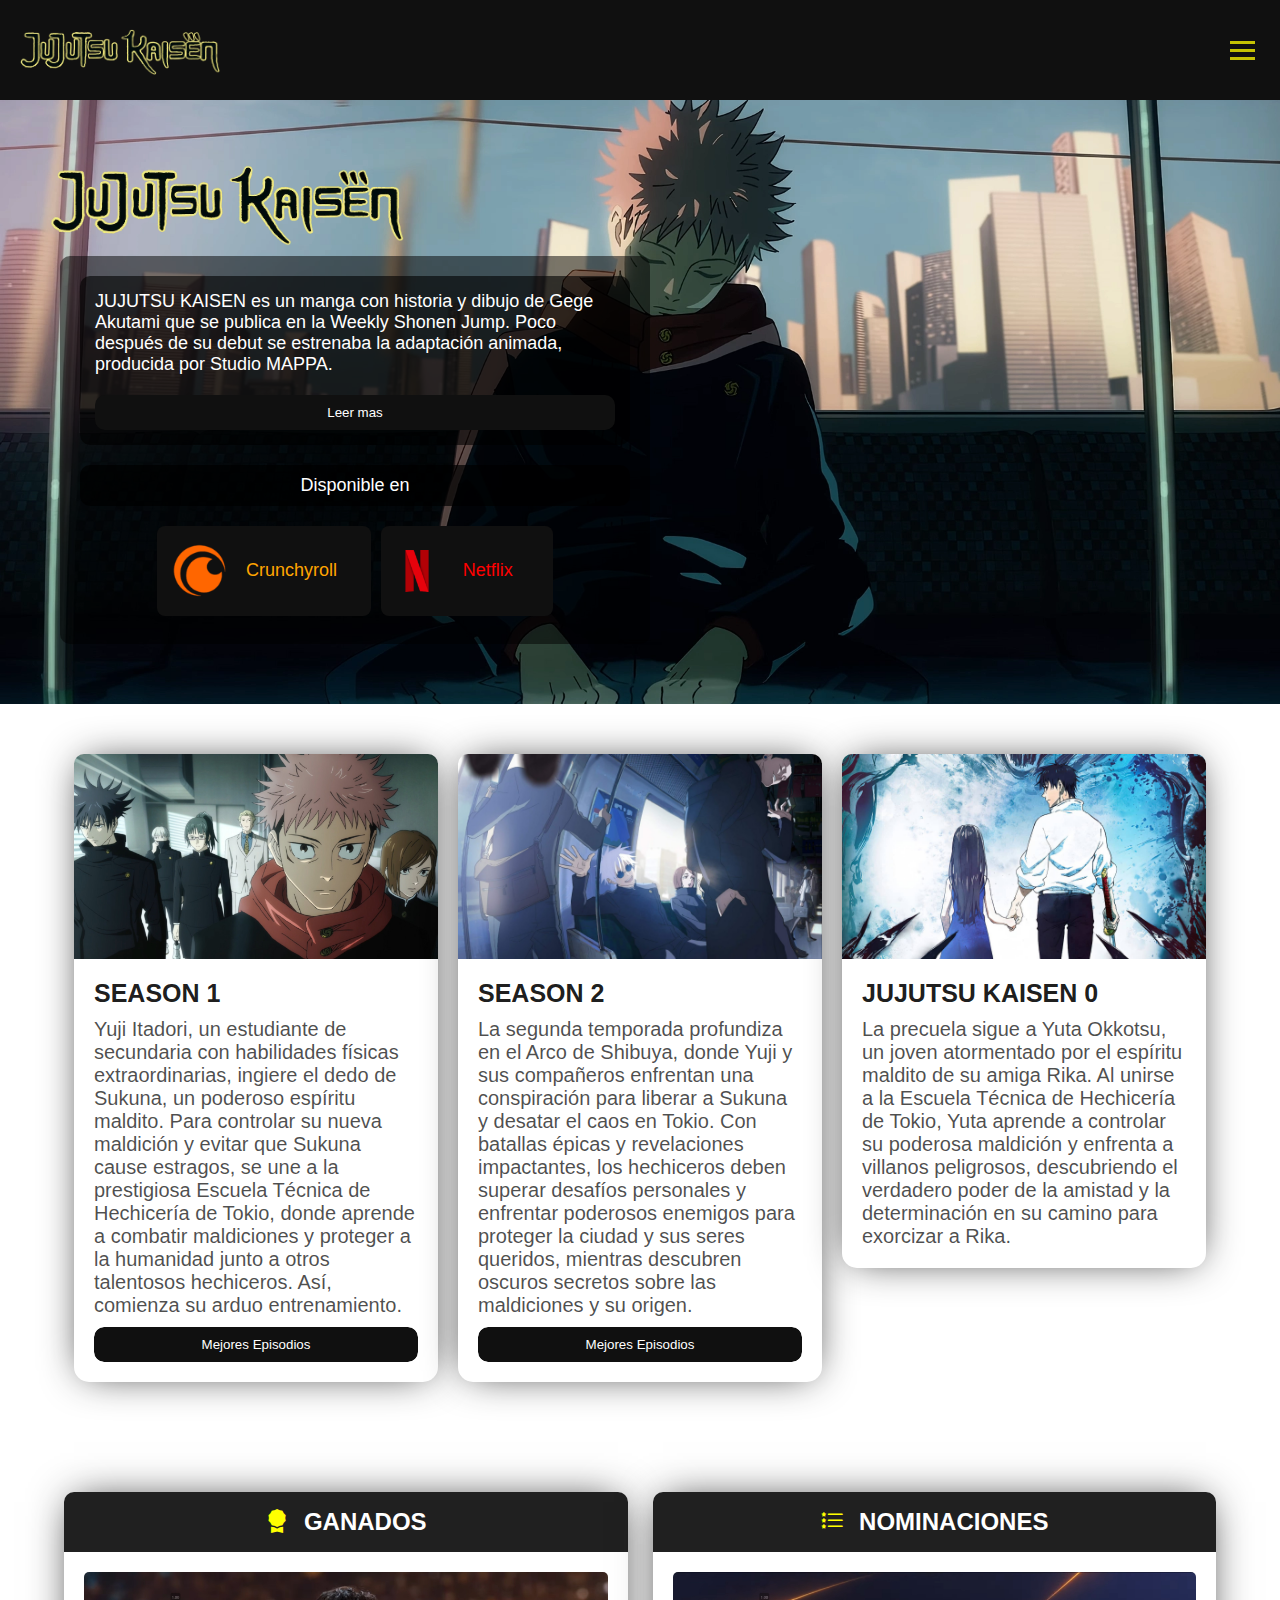
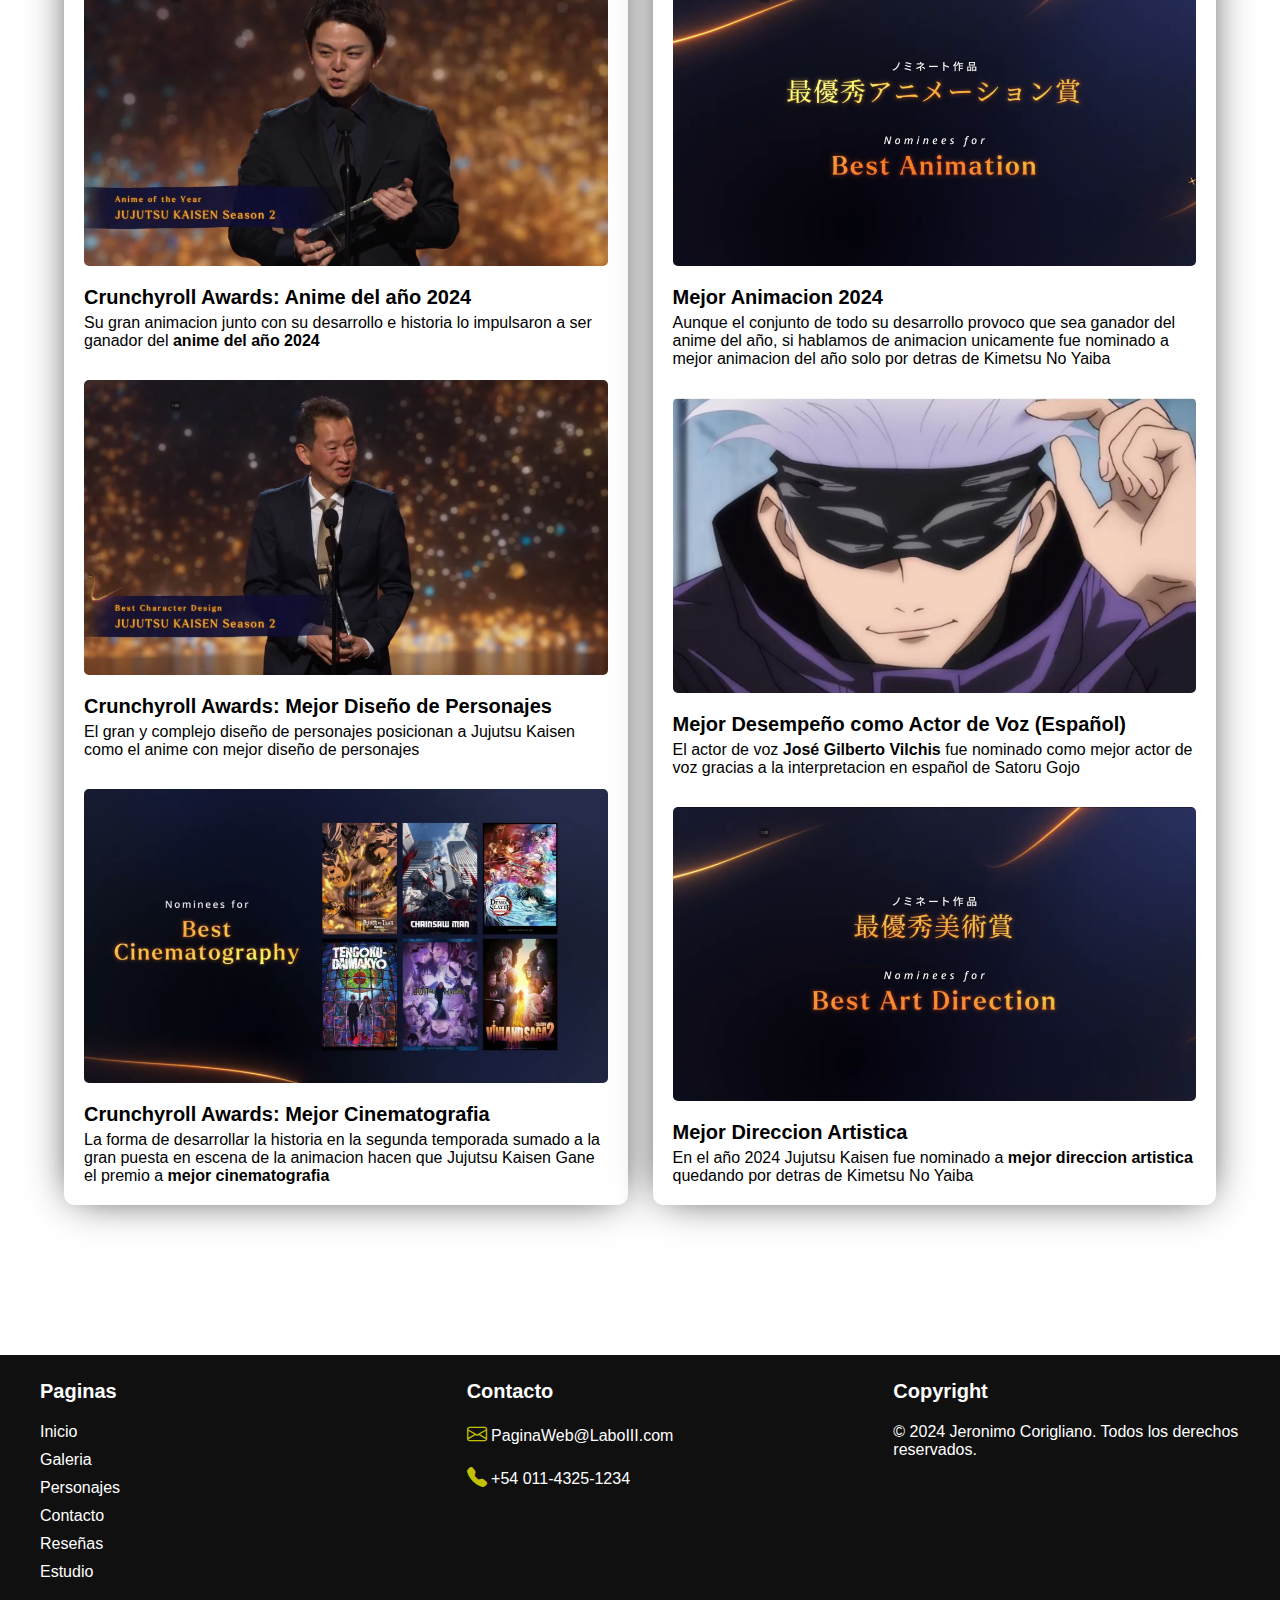
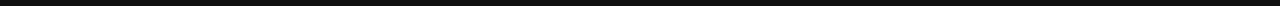
<file: index.html>
<!DOCTYPE html>
<html lang="en">
<head>
    <meta charset="UTF-8">
    <meta name="viewport" content="width=device-width, initial-scale=1.0">
    <title>JJK Web</title>
    <link rel="icon" href="images/titulo-ico.png">
    <link rel="stylesheet" href="https://cdn.jsdelivr.net/npm/bootstrap-icons@1.11.3/font/bootstrap-icons.min.css">
    <link rel="stylesheet" href="css/styles.css">
</head>
<body>
    
    <header>
        <a href="index.html"><img class="logo"src="images/logo-header.webp" alt="Logo Jujutsu Kaisen"></a>
        <nav class="nav" >
            <ul class="nav-list">
                <li><a href="index.html" class="nav-link"><i class="bi bi-house"></i>INICIO</a></li>
                <li><a href="galeria.html" class="nav-link"><i class="bi bi-image"></i>GALERIA</a></li>
                <li><a href="personajes.html" class="nav-link"><i class="bi bi-file-person-fill"></i>PERSONAJES</a></li>
                <li><a href="contacto.html" class="nav-link"><i class="bi bi-chat-right-dots"></i>CONTACTO</a></li>
                <li><a href="resenias.html" class="nav-link"><i class="bi bi-pencil-fill"></i>RESEÑAS</a></li>
                <li><a href="estudio.html" class="nav-link"><i class="bi bi-film"></i>ESTUDIO</a></li>
            </ul>
            <div class="burger">
                <span class="bar"></span>
                <span class="bar"></span>
                <span class="bar"></span>
            </div>
        </nav>
     </header>

    <section>
        <article  class="principal">
            <h1 class="titulo-hidden">Jujutsu Kaisen</h1>
            <img class="logo-principal" src="images/logo-header.webp" alt="Logo Jujutsu Kaisen">
            <div class="informacion">
                <p id="text-1"> JUJUTSU KAISEN es un manga con historia y dibujo de Gege Akutami que se publica en la Weekly Shonen Jump. Poco después de su debut se estrenaba la adaptación animada, producida por Studio MAPPA.
                <span class="hide" id="hidetext">
                    <br><br>Actualmente hay varias temporadas del anime, comenzando con la primera (24 episodios), siguiéndole la aclamada película precuela JUJUTSU KAISEN 0, y posteriormente la segunda temporada en julio de 2023. La serie está disponible subtitulada y doblada.
                </span>
                <button class="ver-mas" id="vermas_btn">Leer mas</button>
                <p id="text-disponible">Disponible en </p>
                <span class="links-disponible">
                    <a href="https://www.crunchyroll.com/es/watch/G4VUQ858V/its-like-that" target="_blank" > <button > <img class="logo-plataforma" src="images/crunchyroll-ico.png" alt=""> <p id="crunchyroll">Crunchyroll</p> </button> </a>
                    <a href="https://www.netflix.com/title/81278456" target="_blank"> <button > <img class="logo-plataforma" src="images/netflix-ico.png" alt=""> <p id="netflix">Netflix</p> </button></a>
                </span>
            </div>
        </article>

        <article class="secundario">
            <div class="temporada-2">
                <img id="img-season" src="images/temporada1-img.webp" alt="Imagen Temporada 2">
                <div class="info-temp">
                    <h2>SEASON 1</h2>
                    <p>Yuji Itadori, un estudiante de secundaria con habilidades físicas extraordinarias, ingiere el dedo de Sukuna, un poderoso espíritu maldito. Para controlar su nueva maldición y evitar que Sukuna cause estragos, se une a la prestigiosa Escuela Técnica de Hechicería de Tokio, donde aprende a combatir maldiciones y proteger a la humanidad junto a otros talentosos hechiceros. Así, comienza su arduo entrenamiento.</p>
                    <h3>Mejores Episodios</h3>
                    <button class="ver-episodios" id="episodios-btn">Mejores Episodios</button>
                    <div class="episodios" id="hide-episodios">
                        <div>
                            <a href="https://www.imdb.com/title/tt14134754/?ref_=ttep_ep20" target="_blank">
                                <h4><i id="top-1" class="bi bi-1-circle-fill"></i> Ep.20 -Fuera de lo comun</h4>
                                <img src="images/Ep-20-img.jpg" alt="Episodio 20">
                                <p><i id="star"class="bi bi-star-fill"></i> "9.6/10"</p>
                            </a>
                        </div>
                        <div>
                            <a href="https://www.imdb.com/title/tt14217976/?ref_=ttep_ep24" target="_blank">
                                <h4><i id="top-2" class="bi bi-2-circle-fill"></i> Ep.24 -Complices</h4>
                                <img src="images/ep-24-img.jpg" alt="Episodio 24">
                                <p><i id="star"class="bi bi-star-fill"></i> "9.4/10"</p>
                            </a>
                        </div>
                        <div>
                            <a href="https://www.imdb.com/title/tt13625562/?ref_=ttep_ep12" target="_blank">
                                <h4><i id="top-3" class="bi bi-3-circle-fill"></i> Ep.12 -Para ti, Algun dia</h4>
                                <img src="images/Ep-12-img.jpg" alt="Episodio 12">
                                <p><i id="star"class="bi bi-star-fill"></i> "9.4/10"</p>
                            </a>
                        </div>
                    </div>
                </div>
            </div>

            

            <div class="temporada-2">
                <img id="img-season1" src="images/temporada2-img.jpeg" alt="Imagen Temporada 2">
                <div class="info-temp">
                    <h2>SEASON 2</h2>
                    <p>La segunda temporada profundiza en el Arco de Shibuya, donde Yuji y sus compañeros enfrentan una conspiración para liberar a Sukuna y desatar el caos en Tokio. Con batallas épicas y revelaciones impactantes, los hechiceros deben superar desafíos personales y enfrentar poderosos enemigos para proteger la ciudad y sus seres queridos, mientras descubren oscuros secretos sobre las maldiciones y su origen.</p>
                    <h3>Mejores Episodios</h3>
                    <button class="ver-episodios" id="episodios-btn2">Mejores Episodios</button>
                    <div class="episodios" id="hide-episodios2">
                        <div>
                            <a href="https://www.imdb.com/title/tt28372238/" target="_blank">
                            <h4><i id="top-1" class="bi bi-1-circle-fill"></i> Ep.4 -Tesoro escondido,Pt 4</h4>
                            <img src="images/Ep-4-img.jpg" alt="Episodio 4">
                            <p><i id="star"class="bi bi-star-fill"></i> "9.6/10"</p>
                            </a>
                        </div>
                        <div>
                            <a href="https://www.imdb.com/title/tt29621863/" target="_blank">
                            <h4><i id="top-2" class="bi bi-2-circle-fill"></i> Ep.16 -Trueno</h4>
                            <img src="images/Ep-16-img.jpg" alt="Episodio 16">
                            <p><i id="star"class="bi bi-star-fill"></i> "9.6/10"</p>
                            </a>
                        </div>
                        <div>
                            <a href="https://www.imdb.com/title/tt29621867/" target="_blank">
                            <h4><i id="top-3" class="bi bi-3-circle-fill"></i> Ep.17 -Trueno,Pt 2</h4>
                            <img src="images/ep-17-img.jpg" alt="Episodio 17">
                            <p><i id="star"class="bi bi-star-fill"></i> "9.6/10"</p>
                            </a>
                        </div>
                    </div>
                </div>
            </div>

            

            <div id="JJK0" class="temporada-2">
                <div class="info-temp">
                    <h2>JUJUTSU KAISEN 0</h2>
                    <p>La precuela sigue a Yuta Okkotsu, un joven atormentado por el espíritu maldito de su amiga Rika. Al unirse a la Escuela Técnica de Hechicería de Tokio, Yuta aprende a controlar su poderosa maldición y enfrenta a villanos peligrosos, descubriendo el verdadero poder de la amistad y la determinación en su camino para exorcizar a Rika.</p>
                </div>
                <img id="img-2" src="images/pelicula1-img.jpg" alt="Imagen Temporada 2">
            </div>
        </article>
    </section>


    <section >
        <article class="premios">
            <div class="ganados">
                <H2><i class="bi bi-award-fill"></i>GANADOS</H2>
                <div>
                    <img src="images/mejor_anime.jpg" alt="Mejor anime">
                    <span>
                        <H4>Crunchyroll Awards: Anime del año 2024</H4>
                        <p>Su gran animacion junto con su desarrollo e historia lo impulsaron a ser ganador del <strong> anime del año 2024</strong></p>
                    </span>
                </div>
                <div>
                    <img src="images/mejor_disenio.jpg" alt="Mejor Diseño">
                    <span>
                        <H4>Crunchyroll Awards: Mejor Diseño de Personajes</H4>
                        <p>El gran y complejo diseño de personajes posicionan a Jujutsu Kaisen como el anime con mejor diseño de personajes</p>
                    </span>
                </div>
                <div>
                    <img src="images/mejor_cinematografia.jpg" alt="Mejor Cinematografia">
                    <span>
                        <H4>Crunchyroll Awards: Mejor Cinematografia</H4>
                        <p>La forma de desarrollar la historia en la segunda temporada sumado a la gran puesta en escena de la animacion hacen que Jujutsu Kaisen Gane el premio a <strong>mejor cinematografia</strong></p>
                    </span>
                </div>
            </div>
            <div class="nominados">
                <h2><i class="bi bi-list-stars"></i>NOMINACIONES</h2>
                <div>
                    <img src="images/mejor_animacion.jpg" alt="Mejor Animacion">
                    <span>
                        <H4>Mejor Animacion 2024</H4>
                        <p>Aunque el conjunto de todo su desarrollo provoco que sea ganador del anime del año, si hablamos de animacion unicamente fue nominado a mejor animacion del año solo por detras de Kimetsu No Yaiba</p>
                    </span>
                </div>
                <div>
                    <img src="images/mejor-Doblaje.jpg" alt="Mejor Doblaje">
                    <span>
                        <H4>Mejor Desempeño como Actor de Voz (Español)</H4>
                        <p>El actor de voz<strong> José Gilberto Vilchis </strong>fue nominado como mejor actor de voz gracias a la interpretacion en español de Satoru Gojo</p>
                    </span>
                </div>
                <div>
                    <img src="images/mejor_direccion.jpg" alt="Mejor Direccion">
                    <span>
                        <H4>Mejor Direccion Artistica</H4>
                        <p>En el año 2024 Jujutsu Kaisen fue nominado a<strong> mejor direccion artistica</strong> quedando por detras de Kimetsu No Yaiba</p>
                    </span>
                </div>
            </div>
        </article>
    </section>



    <footer>
        <div>
            <h4>Paginas</h4>
            <ul class="footer-list">
                <li><a href="index.html" class="nav-link">Inicio</a></li>
                <li><a href="galeria.html" class="nav-link">Galeria</a></li>
                <li><a href="personajes.html" class="nav-link">Personajes</a></li>
                <li><a href="contacto.html" class="nav-link">Contacto</a></li>
                <li><a href="resenias.html" class="nav-link">Reseñas</a></li>
                <li><a href="estudio.html" class="nav-link">Estudio</a></li>
            </ul>
        </div>
        <div>
            <h4>Contacto</h4>
            <p><i class="bi bi-envelope"></i> PaginaWeb@LaboIII.com</p>
            <p><i class="bi bi-telephone-fill"></i> +54 011-4325-1234</p>
        </div>
        <div>
            <h4>Copyright</h4>
            <p>© 2024 Jeronimo Corigliano. Todos los derechos reservados.</p>
        </div>
    </footer>
    <script src="./js/main.js"></script>
</body>
</html>
</file>
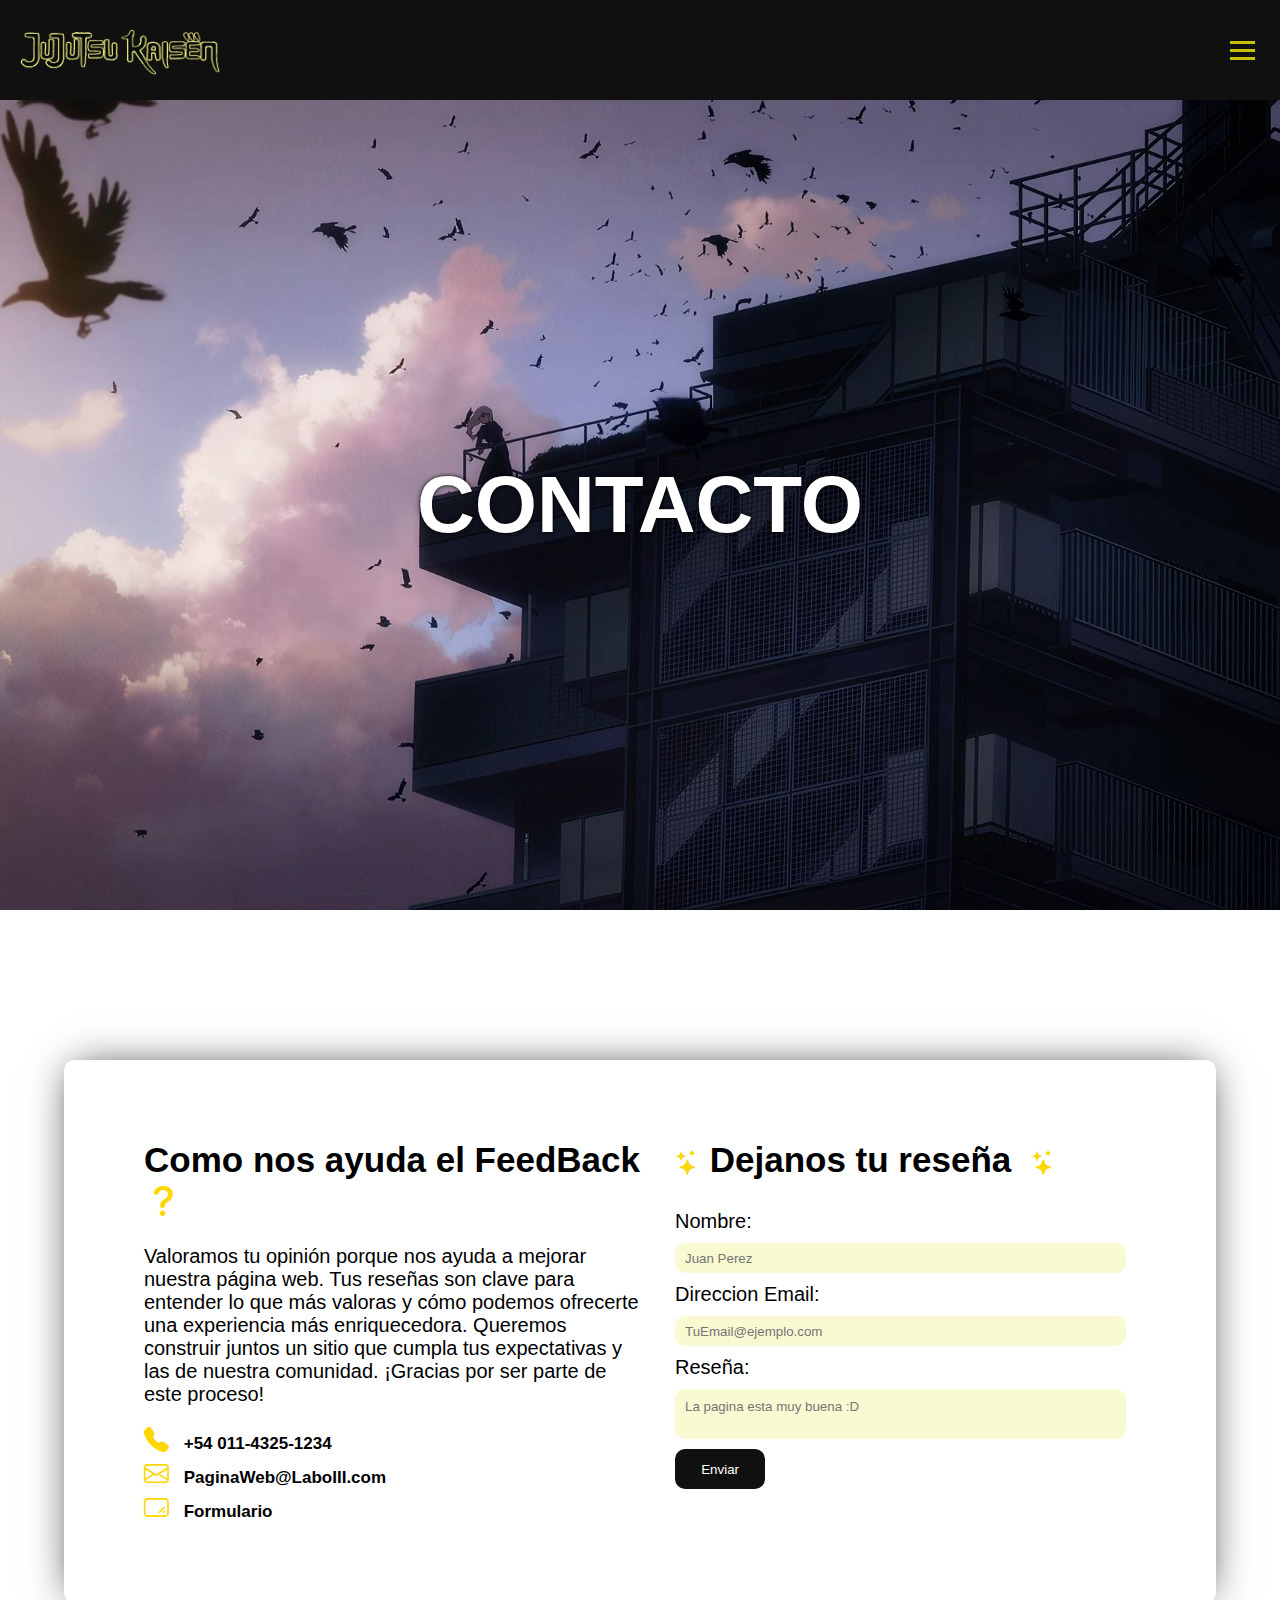
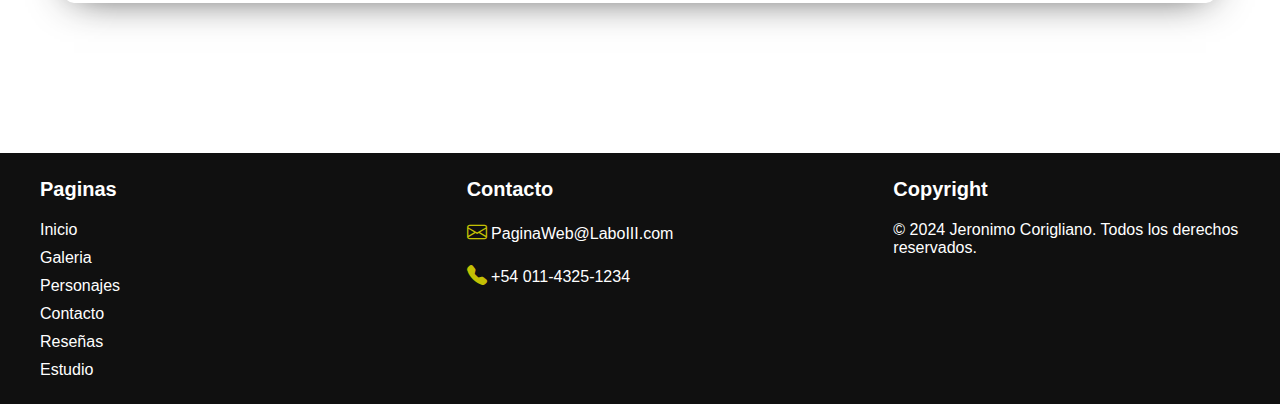
<file: contacto.html>
<!DOCTYPE html>
<html lang="en">
<head>
    <meta charset="UTF-8">
    <meta name="viewport" content="width=device-width, initial-scale=1.0">
    <title>JJK Web</title>
    <link rel="icon" href="images/titulo-ico.png">
    <link rel="stylesheet" href="https://cdn.jsdelivr.net/npm/bootstrap-icons@1.11.3/font/bootstrap-icons.min.css">
    <link rel="stylesheet" href="css/styles.css">
</head>

<body>
    <header>
        <div>
            <a href="index.html"><img class="logo"src="images/logo-header.webp" alt="Logo Jujutsu Kaisen"></a>
        </div>
        <nav class="nav" >
            <ul class="nav-list">
               <li><a href="index.html" class="nav-link"><i class="bi bi-house"></i>INICIO</a></li>
               <li><a href="galeria.html" class="nav-link"><i class="bi bi-image"></i>GALERIA</a></li>
               <li><a href="personajes.html" class="nav-link"><i class="bi bi-file-person-fill"></i>PERSONAJES</a></li>
               <li><a href="contacto.html" class="nav-link"><i class="bi bi-chat-right-dots"></i>CONTACTO</a></li>
               <li><a href="resenias.html" class="nav-link"><i class="bi bi-pencil-fill"></i>RESEÑAS</a></li>
               <li><a href="estudio.html" class="nav-link"><i class="bi bi-film"></i>ESTUDIO</a></li>
            </ul>
            <div class="burger">
                <span class="bar"></span>
                <span class="bar"></span>
                <span class="bar"></span>
            </div>
         </nav>
     </header>

     <article class="titulo-contacto">
        <h1>CONTACTO</h1>
    </article>

     <section>
        <article class="contacto">
            <div class="info-contacto">
                <h2>Como nos ayuda el FeedBack<i class="bi bi-question-lg"></i></h2>
                <p>Valoramos tu opinión porque nos ayuda a mejorar nuestra página web. Tus reseñas son clave para entender lo que más valoras y cómo podemos ofrecerte una experiencia más enriquecedora. Queremos construir juntos un sitio que cumpla tus expectativas y las de nuestra comunidad. ¡Gracias por ser parte de este proceso!</p>
                <ul>
                    <li><i class="bi bi-telephone-fill"></i> +54 011-4325-1234</li>
                    <li><i class="bi bi-envelope"></i> PaginaWeb@LaboIII.com</li>
                    <li><i class="bi bi-textarea-resize"></i> Formulario</li>
                </ul>
            </div>
            <div class="form-contacto">
                <form class="form">
                    <h2><i class="bi bi-stars"></i> Dejanos tu reseña <i class="bi bi-stars"></i></h2>
                    <span>
                        <h4>Nombre:</h4>
                        <input placeholder="Juan Perez"></input>
                        <h4>Direccion Email:</h4>
                        <input placeholder="TuEmail@ejemplo.com"></input>
                        <h4>Reseña:</h4>
                        <textarea name="Reseña" placeholder="La pagina esta muy buena :D" cols="54"></textarea>
                        <button>Enviar</button>
                    </span>
                </form>
            </div>
        </article>
     </section>

     <footer>
        <div>
            <h4>Paginas</h4>
            <ul class="footer-list">
                <li><a href="index.html" class="nav-link">Inicio</a></li>
                <li><a href="galeria.html" class="nav-link">Galeria</a></li>
                <li><a href="personajes.html" class="nav-link">Personajes</a></li>
                <li><a href="contacto.html" class="nav-link">Contacto</a></li>
                <li><a href="resenias.html" class="nav-link">Reseñas</a></li>
                <li><a href="estudio.html" class="nav-link">Estudio</a></li>
            </ul>
        </div>
        <div>
            <h4>Contacto</h4>
            <p><i class="bi bi-envelope"></i> PaginaWeb@LaboIII.com</p>
            <p><i class="bi bi-telephone-fill"></i> +54 011-4325-1234</p>
        </div>
        <div>
            <h4>Copyright</h4>
            <p>© 2024 Jeronimo Corigliano. Todos los derechos reservados.</p>
        </div>
    </footer>
    <script src="./js/main.js"></script>
</body>
</html>
</file>
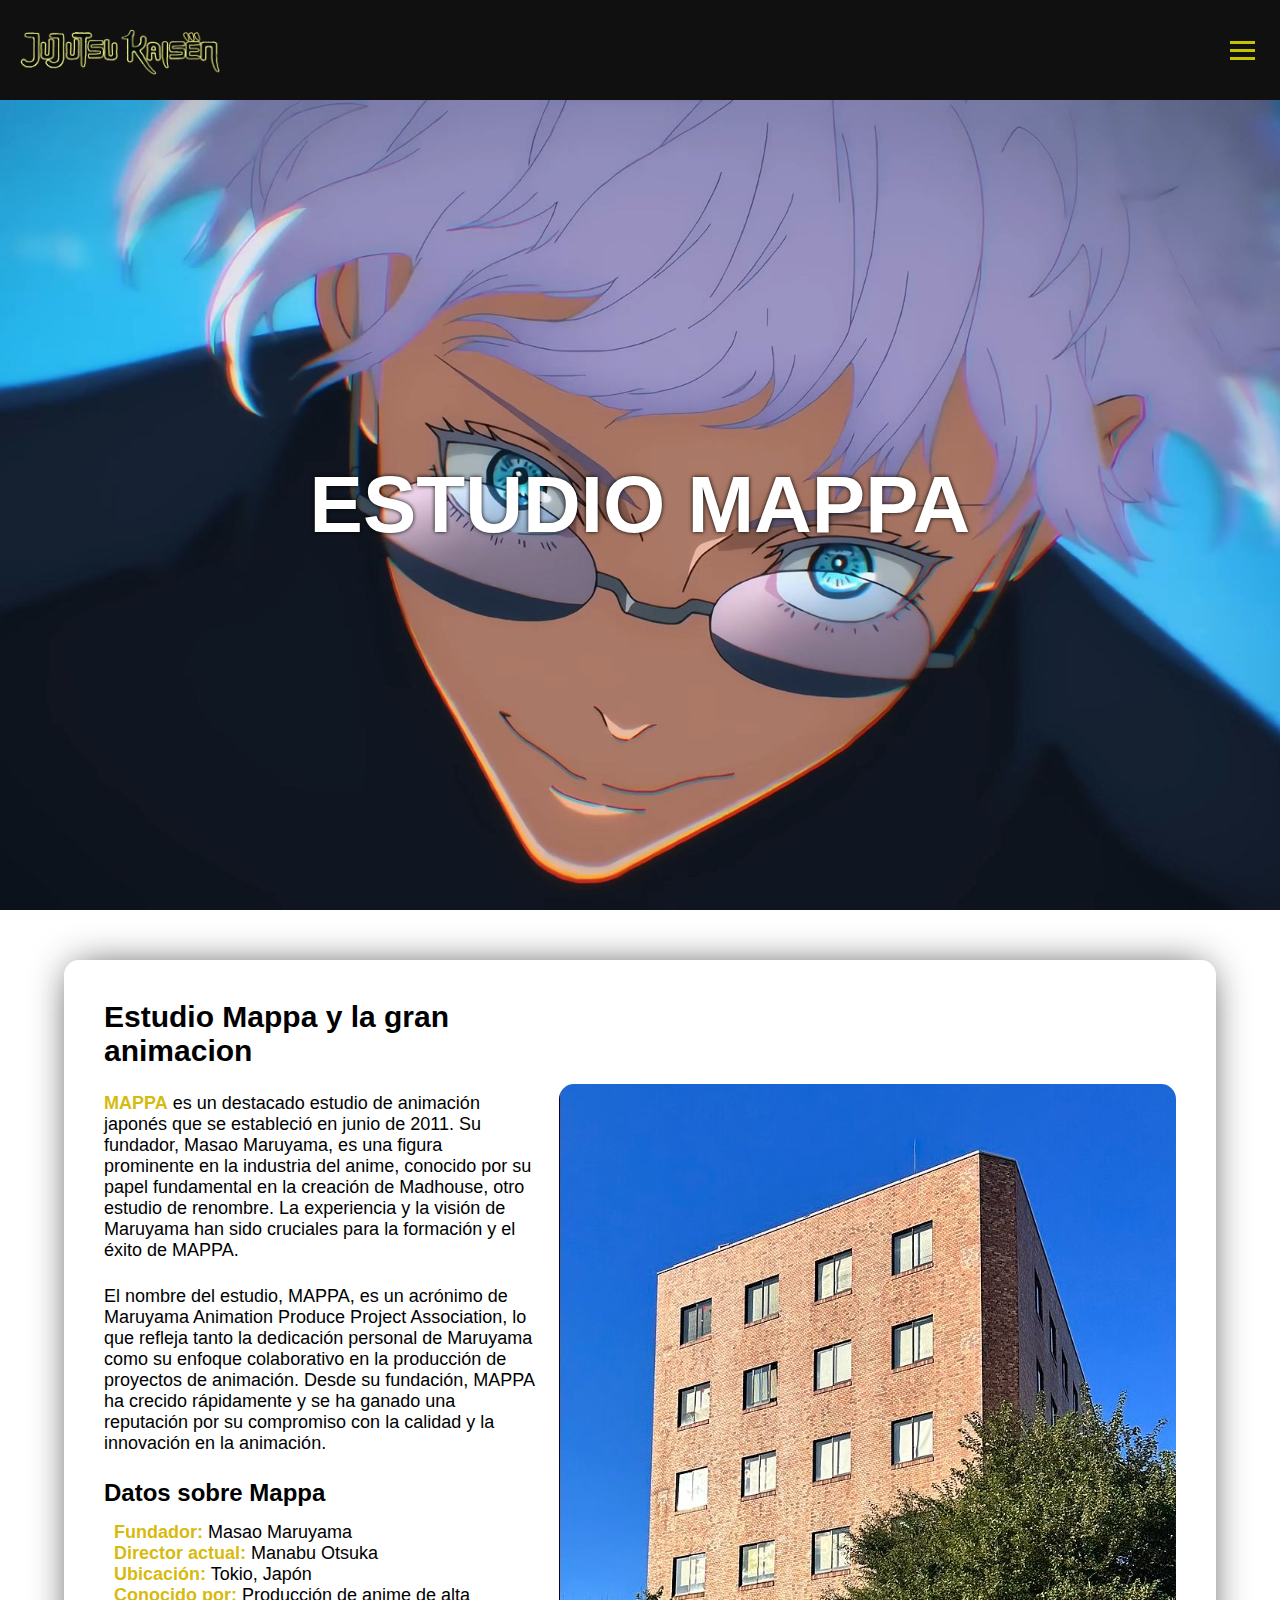
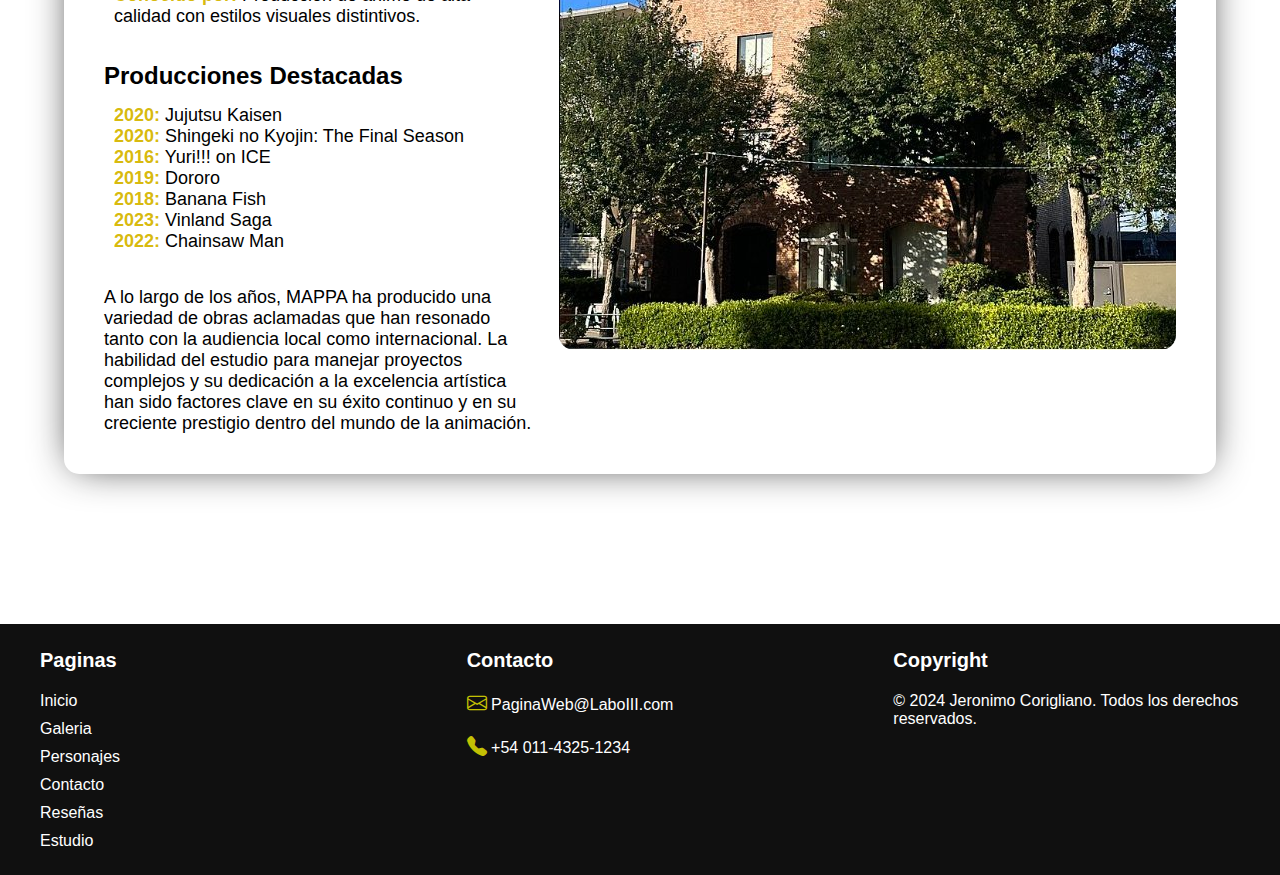
<file: estudio.html>
<!DOCTYPE html>
<html lang="en">
<head>
    <meta charset="UTF-8">
    <meta name="viewport" content="width=device-width, initial-scale=1.0">
    <title>JJK Web</title>
    <link rel="icon" href="images/titulo-ico.png">
    <link rel="stylesheet" href="https://cdn.jsdelivr.net/npm/bootstrap-icons@1.11.3/font/bootstrap-icons.min.css">
    <link rel="stylesheet" href="css/styles.css">
</head>

<body>
    <header>
        <div>
            <a href="index.html"><img class="logo"src="images/logo-header.webp" alt="Logo Jujutsu Kaisen"></a>
        </div>
        <nav class="nav" >
            <ul class="nav-list">
                <li><a href="index.html" class="nav-link"><i class="bi bi-house"></i>INICIO</a></li>
                <li><a href="galeria.html" class="nav-link"><i class="bi bi-image"></i>GALERIA</a></li>
                <li><a href="personajes.html" class="nav-link"><i class="bi bi-file-person-fill"></i>PERSONAJES</a></li>
                <li><a href="contacto.html" class="nav-link"><i class="bi bi-chat-right-dots"></i>CONTACTO</a></li>
                <li><a href="resenias.html" class="nav-link"><i class="bi bi-pencil-fill"></i>RESEÑAS</a></li>
                <li><a href="estudio.html" class="nav-link"><i class="bi bi-film"></i>ESTUDIO</a></li>
            </ul>
            <div class="burger">
                <span class="bar"></span>
                <span class="bar"></span>
                <span class="bar"></span>
            </div>
        </nav>
    </header>

    <section>
        <article class="titulo-estudio">
            <h1>ESTUDIO MAPPA</h1>
        </article>
        
        <article class="estudio-mappa">
            <div class="info-mappa">
                <h2>Estudio Mappa y la gran animacion</h2>
                <p><strong>MAPPA</strong> es un destacado estudio de animación japonés que se estableció en junio de 2011. Su fundador, Masao Maruyama, es una figura prominente en la industria del anime, conocido por su papel fundamental en la creación de Madhouse, otro estudio de renombre. La experiencia y la visión de Maruyama han sido cruciales para la formación y el éxito de MAPPA.</p>
                <p>El nombre del estudio, MAPPA, es un acrónimo de Maruyama Animation Produce Project Association, lo que refleja tanto la dedicación personal de Maruyama como su enfoque colaborativo en la producción de proyectos de animación. Desde su fundación, MAPPA ha crecido rápidamente y se ha ganado una reputación por su compromiso con la calidad y la innovación en la animación.</p>
                <span>
                <h3>Datos sobre Mappa</h3>
                    <ul>
                        <li><strong>Fundador:</strong> Masao Maruyama</li>
                        <li><strong>Director actual:</strong> Manabu Otsuka</li>
                        <li><strong>Ubicación:</strong> Tokio, Japón</li>
                        <li><strong>Conocido por:</strong> Producción de anime de alta calidad con estilos visuales distintivos.</li>
                    </ul>
                </span>
                <span class="produccion">
                <h3>Producciones Destacadas</h3>
                    <ul>
                        <li><strong>2020:</strong> Jujutsu Kaisen</li>
                        <li><strong>2020:</strong> Shingeki no Kyojin: The Final Season</li>
                        <li><strong>2016:</strong> Yuri!!! on ICE</li>
                        <li><STRong>2019:</STRong> Dororo</li>
                        <li><strong>2018:</strong> Banana Fish</li>
                        <li><strong>2023:</strong> Vinland Saga</li>
                        <li><strong>2022: </strong>Chainsaw Man</li>
                    </ul>
                </span>
                <p>A lo largo de los años, MAPPA ha producido una variedad de obras aclamadas que han resonado tanto con la audiencia local como internacional. La habilidad del estudio para manejar proyectos complejos y su dedicación a la excelencia artística han sido factores clave en su éxito continuo y en su creciente prestigio dentro del mundo de la animación.</p>
            </div>
                
            <div class="foto-mappa">
                <img src="images/Estudio-mappa.jpg" alt="Oficinas de estudio MAPPA">
            </div>
        </article>


    </section>


    <footer>
        <div>
            <h4>Paginas</h4>
            <ul class="footer-list">
                <li><a href="index.html" class="nav-link">Inicio</a></li>
                <li><a href="galeria.html" class="nav-link">Galeria</a></li>
                <li><a href="personajes.html" class="nav-link">Personajes</a></li>
                <li><a href="contacto.html" class="nav-link">Contacto</a></li>
                <li><a href="resenias.html" class="nav-link">Reseñas</a></li>
                <li><a href="estudio.html" class="nav-link">Estudio</a></li>
            </ul>
        </div>
        <div>
            <h4>Contacto</h4>
            <p><i class="bi bi-envelope"></i> PaginaWeb@LaboIII.com</p>
            <p><i class="bi bi-telephone-fill"></i> +54 011-4325-1234</p>
        </div>
        <div>
            <h4>Copyright</h4>
            <p>© 2024 Jeronimo Corigliano. Todos los derechos reservados.</p>
        </div>
    </footer>
    <script src="./js/main.js"></script>
</body>
</html>
</file>
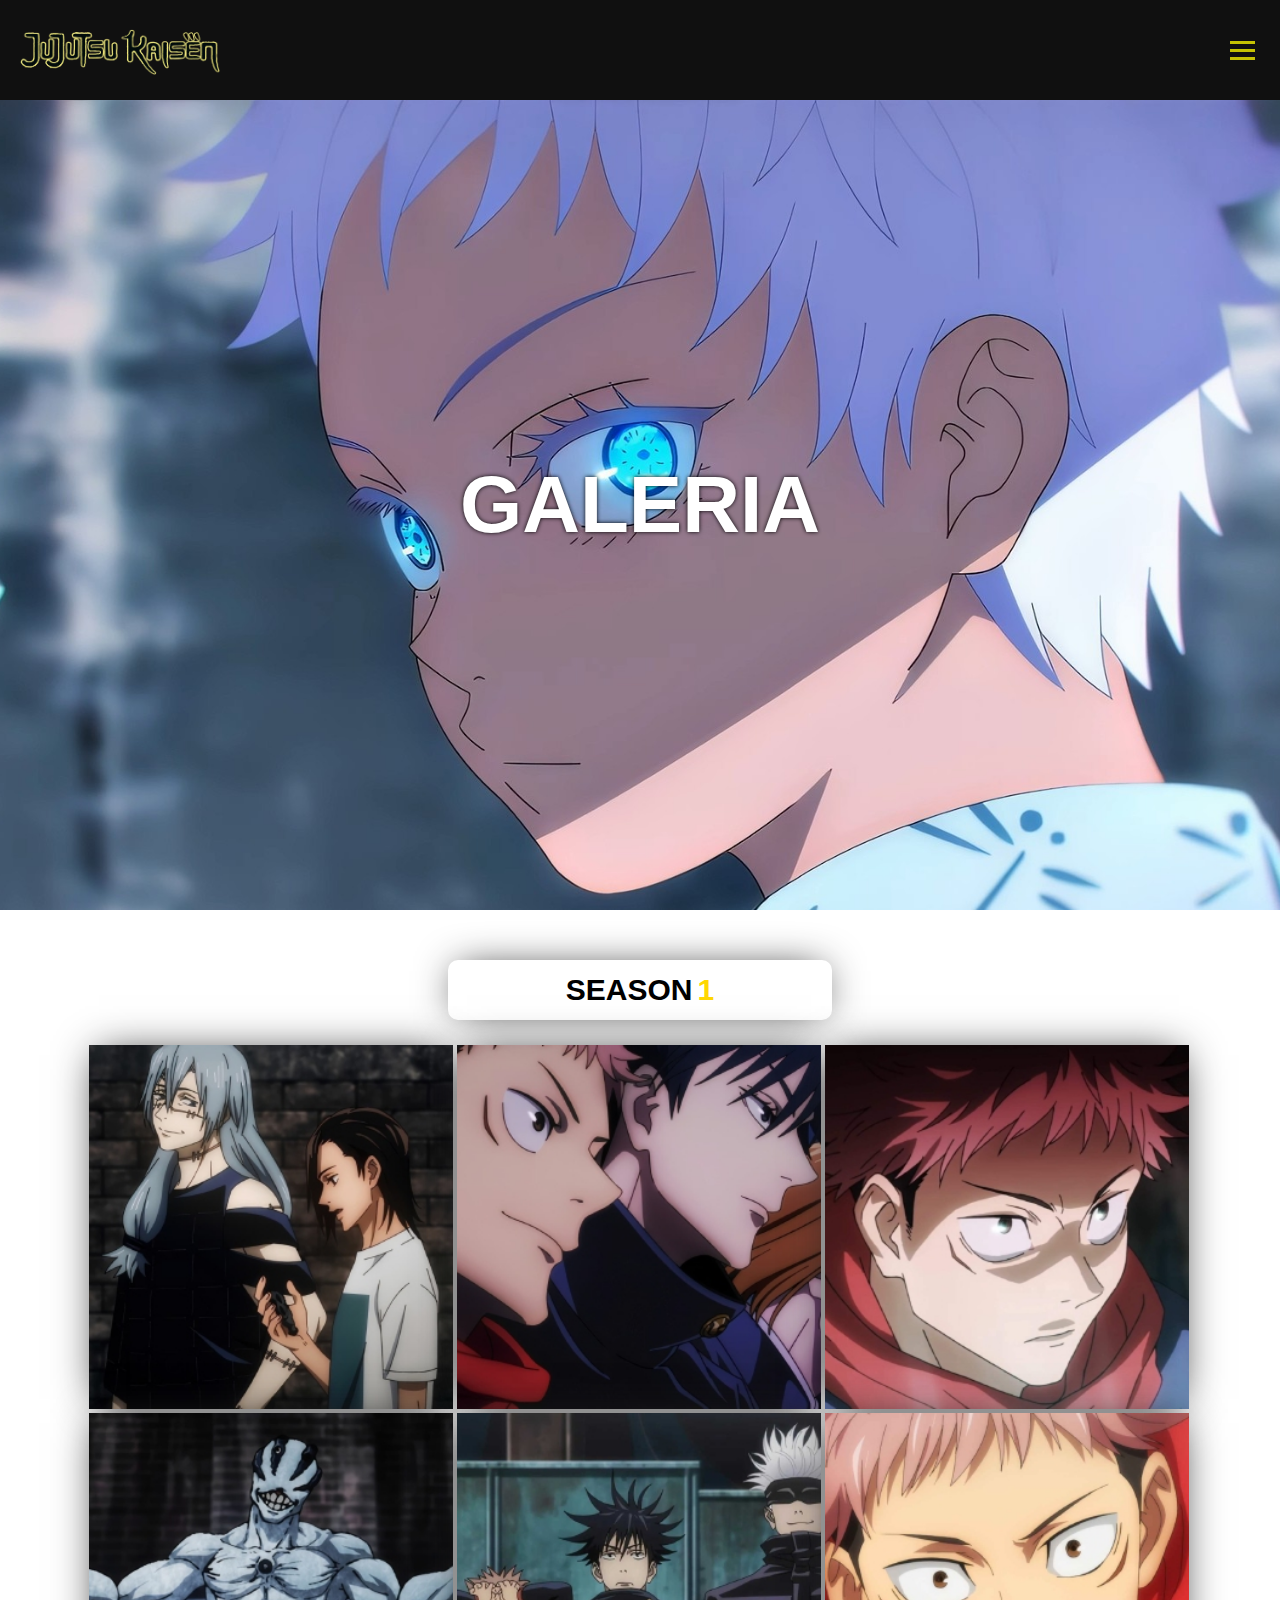
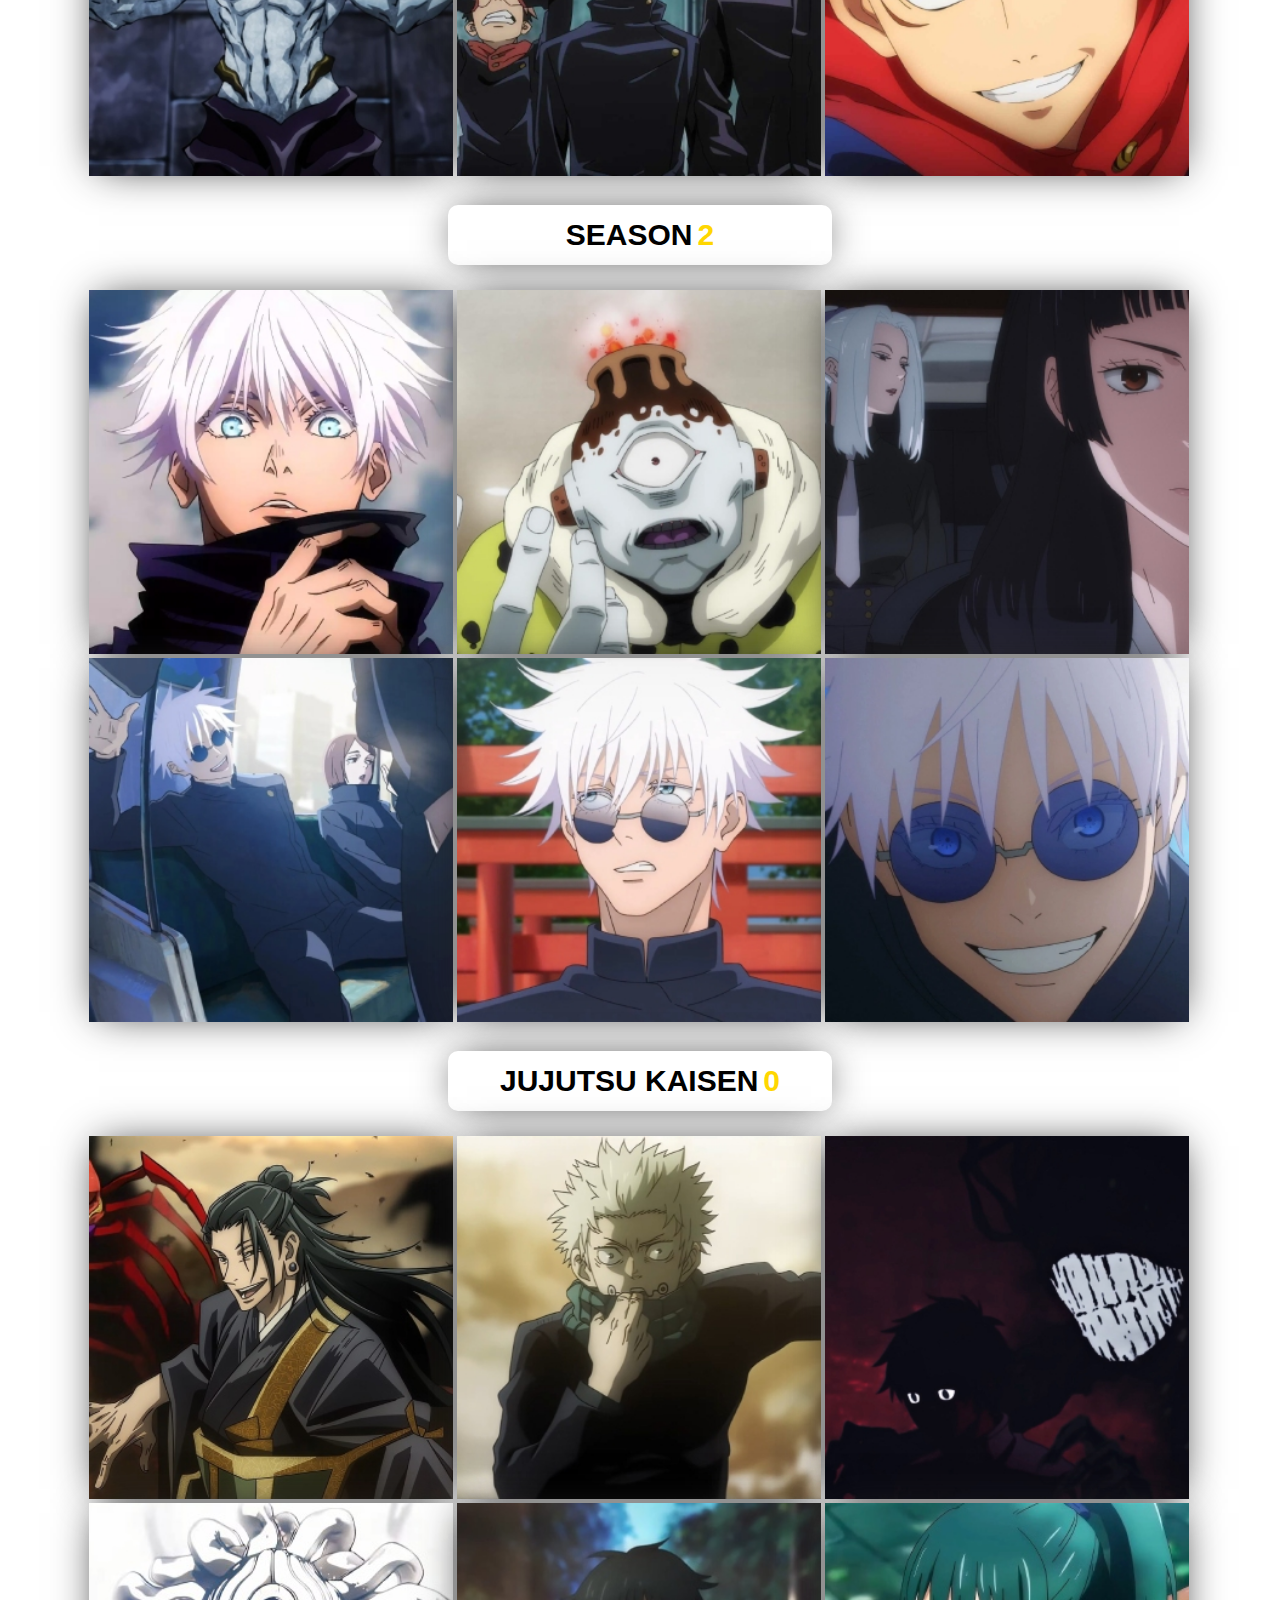
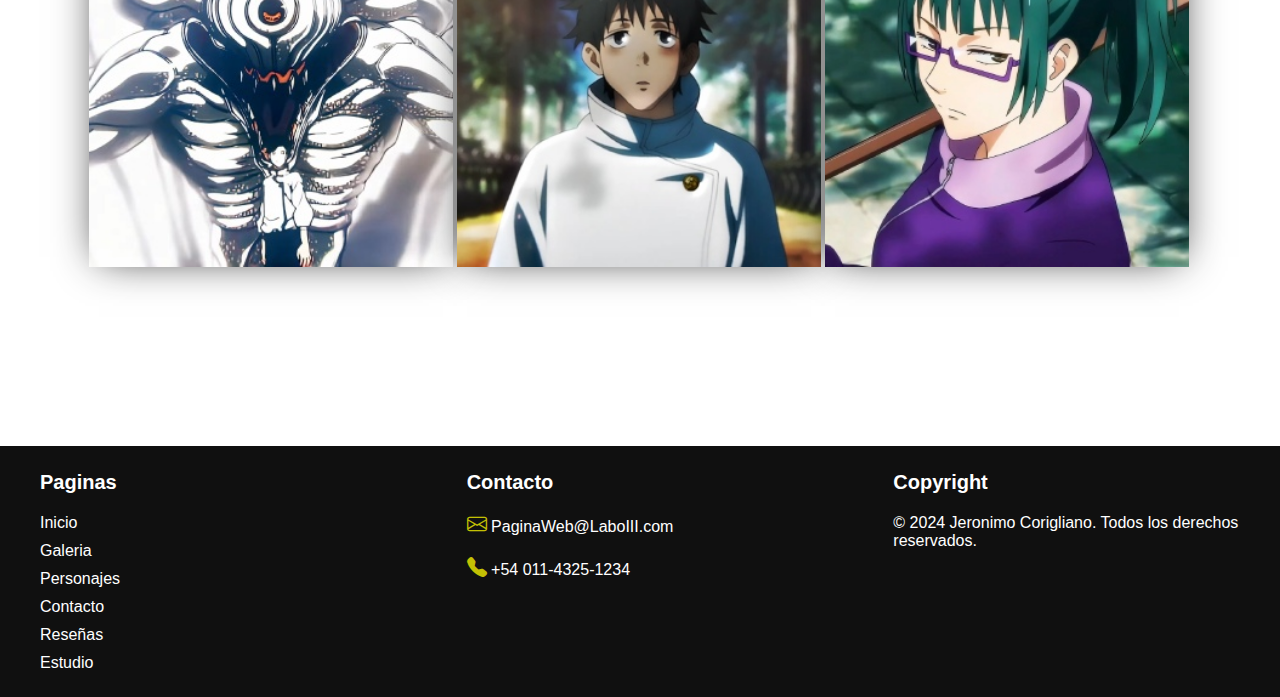
<file: galeria.html>
<!DOCTYPE html>
<html lang="en">
<head>
    <meta charset="UTF-8">
    <meta name="viewport" content="width=device-width, initial-scale=1.0">
    <title>JJK Web</title>
    <link rel="icon" href="images/titulo-ico.png">
    <link href="css/lightbox.css" rel="stylesheet" />
    <link rel="stylesheet" href="https://cdn.jsdelivr.net/npm/bootstrap-icons@1.11.3/font/bootstrap-icons.min.css">
    <link rel="stylesheet" href="css/styles.css">
</head>
<body>

    <header>
        <div>
            <a href="index.html"><img class="logo"src="images/logo-header.webp" alt="Logo Jujutsu Kaisen"></a>
        </div>
        <nav class="nav" >
            <ul class="nav-list">
                <li><a href="index.html" class="nav-link"><i class="bi bi-house"></i>INICIO</a></li>
                <li><a href="galeria.html" class="nav-link"><i class="bi bi-image"></i>GALERIA</a></li>
                <li><a href="personajes.html" class="nav-link"><i class="bi bi-file-person-fill"></i>PERSONAJES</a></li>
                <li><a href="contacto.html" class="nav-link"><i class="bi bi-chat-right-dots"></i>CONTACTO</a></li>
                <li><a href="resenias.html" class="nav-link"><i class="bi bi-pencil-fill"></i>RESEÑAS</a></li>
                <li><a href="estudio.html" class="nav-link"><i class="bi bi-film"></i>ESTUDIO</a></li>
            </ul>
            <div class="burger">
                <span class="bar"></span>
                <span class="bar"></span>
                <span class="bar"></span>
            </div>
        </nav>
     </header>
     

    <section class="galeria-principal">

        <article class="titulo-galeria">
            <h1>GALERIA</h1>
        </article>

        <article class="galeria-temporada-1">
            
            <h2>SEASON <span>1</span></h2>
            <div>
                <a href="galeria/temporada-1-1.jpg" data-lightbox="Temproada-1" data-title="Mahito guiando a Junpei"> <img src="galeria/temporada-1-1-min.jpg" alt="Imagen Numero 1"></a>
                <a href="galeria/temporada-1-2.jpg" data-lightbox="Temproada-1" data-title="Itadori, Megumi y Nobara"> <img src="galeria/temporada-1-2-min.jpg" alt="Imagen Numero 2"></a>
                <a href="galeria/temporada-1-3.jpg" data-lightbox="Temproada-1" data-title="Itadori observando fijamente a Sukuna dentro de su mente"> <img src="galeria/temporada-1-3-min.jpg" alt="Imagen Numero 3"></a>
                <a href="galeria/temporada-1-4.jpg" data-lightbox="Temproada-1" data-title="Maldicion de clase especial: "> <img src="galeria/temporada-1-4 -min.jpg" alt="Imagen Numero 4"></a>
                <a href="galeria/temporada-1-5.jpg" data-lightbox="Temproada-1" data-title="Satoru Gojo junto a sus estudiantes"> <img src="galeria/temporada-1-5-min.jpg" alt="Imagen Numero 5"></a>
                <a href="galeria/temporada-1-6.jpg" data-lightbox="Temproada-1" data-title="Itadori acomodandose el hombro"> <img src="galeria/temporada-1-6-min.jpg" alt="Imagen Numero 6"></a>
            </div>  
        </article>

        <article class="galeria-temporada-1">
            <h2>SEASON  <span>2</span></h2>
            <div>
                <a href="galeria/temporada-2-1.jpg" data-lightbox="Temproada-2" data-title="Satoru Gojo segundos antes de abrir el infinito" ><img src="galeria/temporada-2-1-min.jpg" alt="Imagen Numero 1"></a>
                <a href="galeria/temporada-2-2.jpg" data-lightbox="Temproada-2" data-title="Maldicon Jogo en la estacion de Shibuya"><img src="galeria/temporada-2-2-min.jpg" alt="Imagen Numero 2"></a>
                <a href="galeria/temporada-2-3.jpg" data-lightbox="Temproada-2" data-title="Mei mei y Utahime en 2006"><img src="galeria/temporada-2-3-min.jpg" alt="Imagen Numero 3"></a>
                <a href="galeria/temporada-2-4.jpg" data-lightbox="Temproada-2" data-title="Gojo juntoa Geto y Shoko"><img src="galeria/temporada-2-4-min.jpg" alt="Imagen Numero 4"></a>
                <a href="galeria/temporada-2-5.jpg" data-lightbox="Temproada-2" data-title="Reaccion de Gojo al ver por primera vez a Toji Fushiguro"><img src="galeria/temporada-2-5-min.jpg" alt="Imagen Numero 5"></a>
                <a href="galeria/temporada-2-6.jpg" data-lightbox="Temproada-2" data-title="Gojo mirando a camara (Primer Opening)"><img src="galeria/temporada-2-6-min.jpg" alt="Imagen Numero 6"></a>
            </div>  
        </article>


        <article class="galeria-temporada-1">
            <h2>JUJUTSU KAISEN <span>0</span></h2>
            <div>
                <a href="galeria/temporada-3-1.jpg" data-lightbox="Temproada-3" data-title="Suguru Geto preparandose para pelear"><img src="galeria/temporada-3-1-min.jpg" alt="Imagen Numero 1"></a>
                <a href="galeria/temporada-3-2.jpg" data-lightbox="Temproada-3" data-title="Inumaki a punto de conjurar un hechizo"><img src="galeria/temporada-3-2-min.jpg" alt="Imagen Numero 2"></a>
                <a href="galeria/temporada-3-3.jpg" data-lightbox="Temproada-3" data-title="Yuuta siendo perturbado por Rikka"><img src="galeria/temporada-3-3-min.jpg" alt="Imagen Numero 3"></a>
                <a href="galeria/temporada-3-4.jpg" data-lightbox="Temproada-3" data-title="Rikka justo a Yuuta en su maximo explendor"><img src="galeria/temporada-3-4-min.jpg" alt="Imagen Numero 4"></a>
                <a href="galeria/temporada-3-5.jpg" data-lightbox="Temproada-3" data-title="Yuuta llegando a la academia de hechiceria"><img src="galeria/temporada-3-5-min.jpg" alt="Imagen Numero 5"></a>
                <a href="galeria/temporada-3-6.jpg" data-lightbox="Temproada-3" data-title="Maki Zenin"><img src="galeria/temporada-3-6-min.jpg" alt="Imagen Numero 6"></a>
            </div>  
        </article>

        
    </section>


    <footer>
        <div>
            <h4>Paginas</h4>
            <ul class="footer-list">
                <li><a href="index.html" class="nav-link">Inicio</a></li>
                <li><a href="galeria.html" class="nav-link">Galeria</a></li>
                <li><a href="personajes.html" class="nav-link">Personajes</a></li>
                <li><a href="contacto.html" class="nav-link">Contacto</a></li>
                <li><a href="resenias.html" class="nav-link">Reseñas</a></li>
                <li><a href="estudio.html" class="nav-link">Estudio</a></li>
            </ul>
        </div>
        <div>
            <h4>Contacto</h4>
            <p><i class="bi bi-envelope"></i> PaginaWeb@LaboIII.com</p>
            <p><i class="bi bi-telephone-fill"></i> +54 011-4325-1234</p>
        </div>
        <div>
            <h4>Copyright</h4>
            <p>© 2024 Jeronimo Corigliano. Todos los derechos reservados.</p>
        </div>
    </footer>
    <script src="js/lightbox-plus-jquery.js"></script>
    <script src="./js/main.js"></script>
</body>
</html>
</file>
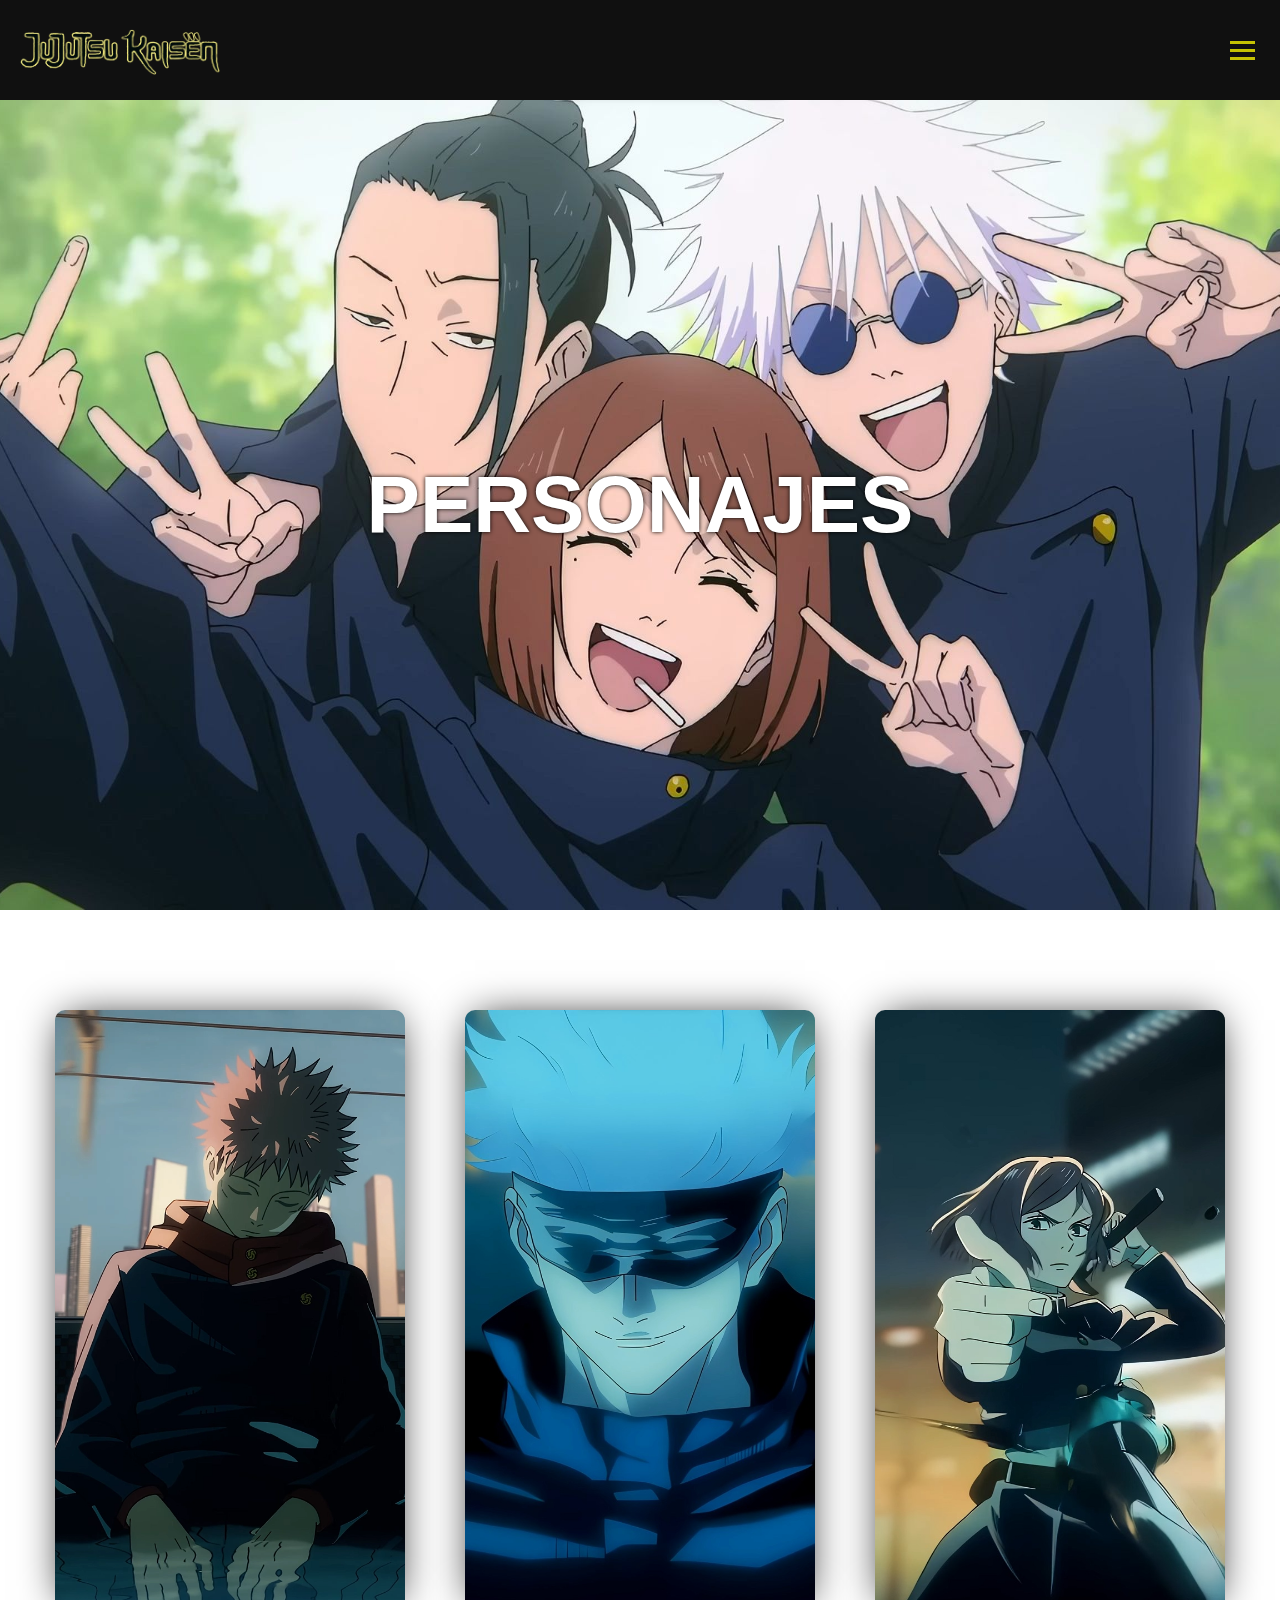
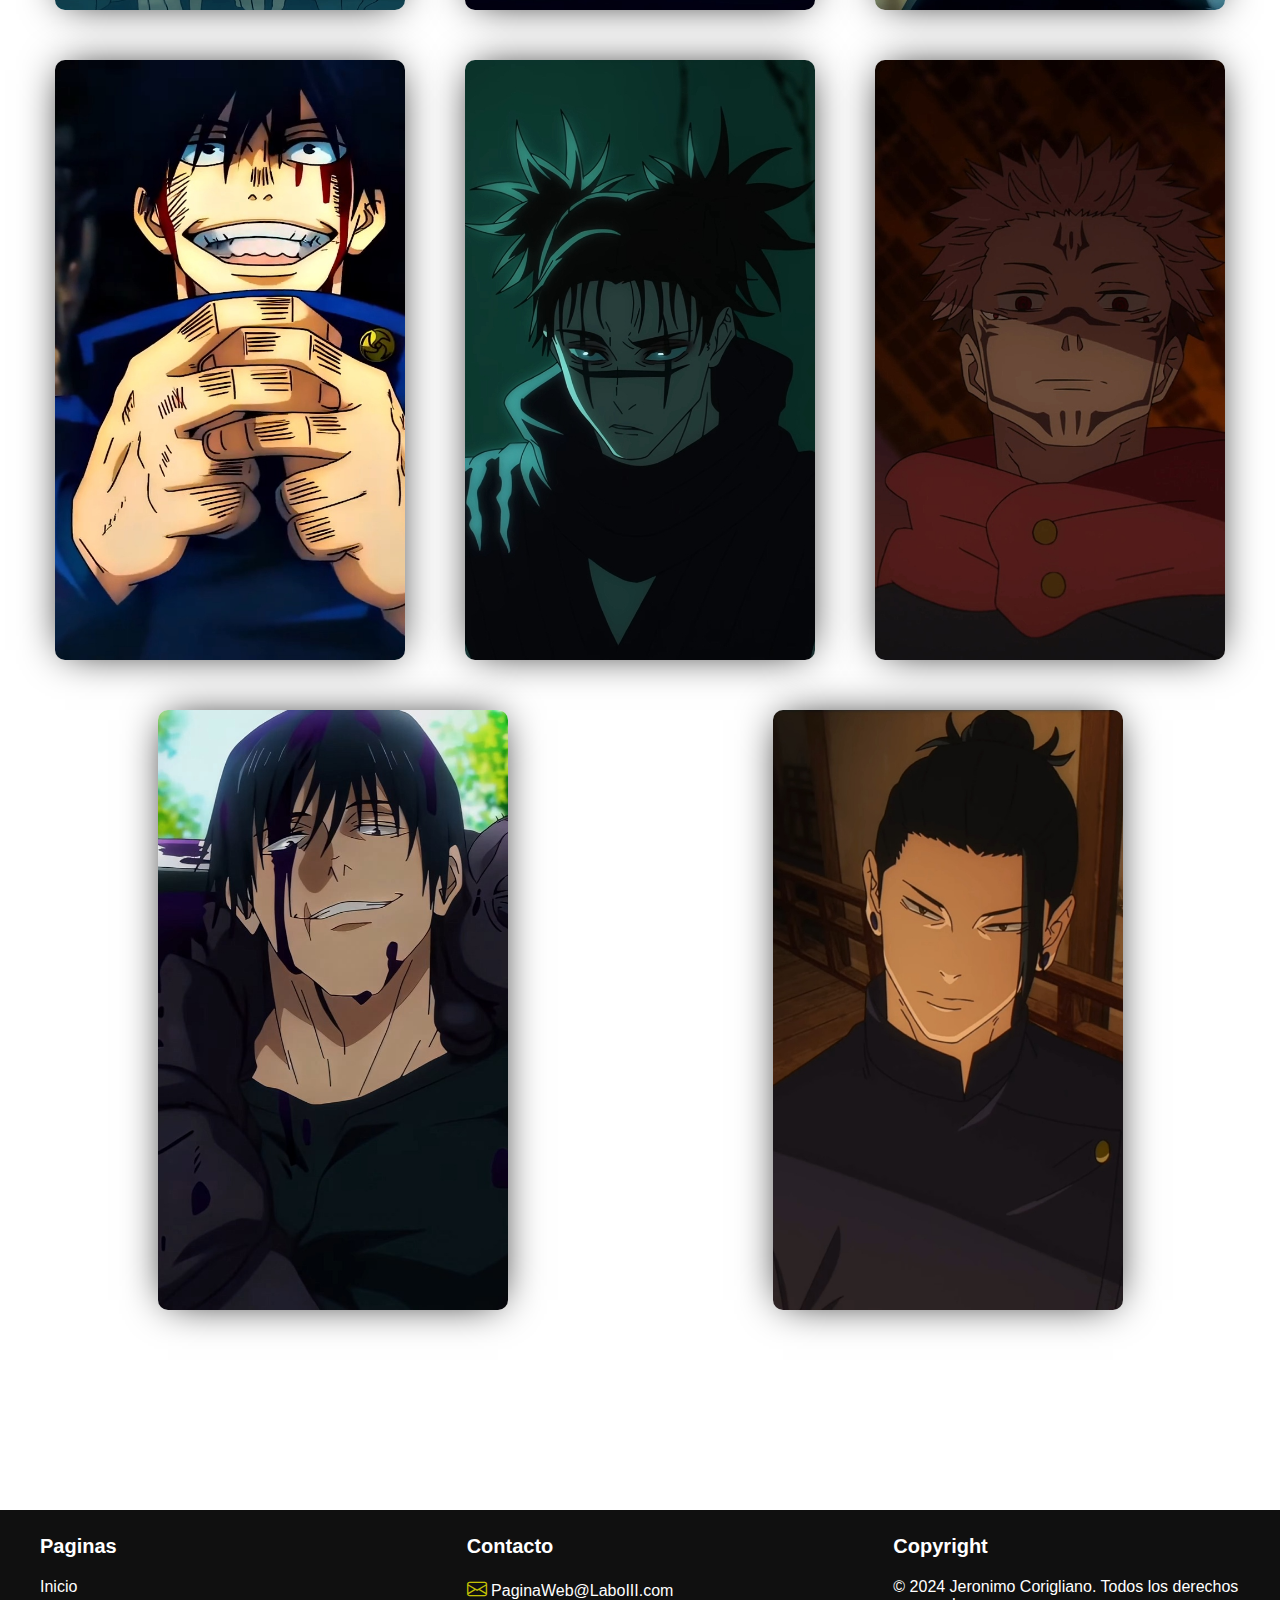
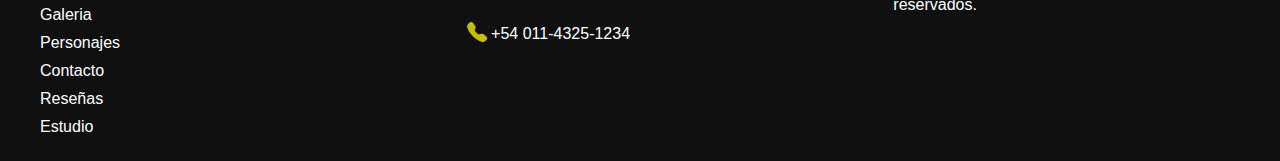
<file: personajes.html>
<!DOCTYPE html>
<html lang="en">
<head>
    <meta charset="UTF-8">
    <meta name="viewport" content="width=device-width, initial-scale=1.0">
    <link rel="icon" href="images/titulo-ico.png">
    <title>JJK Web</title>
    <link rel="stylesheet" href="https://cdn.jsdelivr.net/npm/bootstrap-icons@1.11.3/font/bootstrap-icons.min.css">
    <link rel="stylesheet" href="css/styles.css">
</head>
<body>
    
    <header>
        <a href="index.html"><img class="logo"src="images/logo-header.webp" alt="Logo Jujutsu Kaisen"></a>
        <nav class="nav" >
            <ul class="nav-list">
                <li><a href="index.html" class="nav-link"><i class="bi bi-house"></i>INICIO</a></li>
                <li><a href="galeria.html" class="nav-link"><i class="bi bi-image"></i>GALERIA</a></li>
                <li><a href="personajes.html" class="nav-link"><i class="bi bi-file-person-fill"></i>PERSONAJES</a></li>
                <li><a href="contacto.html" class="nav-link"><i class="bi bi-chat-right-dots"></i>CONTACTO</a></li>
                <li><a href="resenias.html" class="nav-link"><i class="bi bi-pencil-fill"></i>RESEÑAS</a></li>
                <li><a href="estudio.html" class="nav-link"><i class="bi bi-film"></i>ESTUDIO</a></li>
            </ul>
            <div class="burger">
                <span class="bar"></span>
                <span class="bar"></span>
                <span class="bar"></span>
            </div>
        </nav>
     </header>

     <article class="titulo-personajes">
        <h1>PERSONAJES</h1>
    </article>

     <section>
        <article class="personajes">
            <div class="card">
                <div class="card-info">
                    <H2>Yuuji Itadori</H2>    
                    <h4>Hechicero</h4>
                    <p>Estudiante de secundaria con un gran corazón y habilidades físicas excepcionales. Aceptó ser el huésped de Sukuna, el Rey de las Maldiciones, para salvar a otros. Su determinación y fuerza lo hacen destacar en la batalla contra las maldiciones.</p>
                    <ul>
                        <li><strong>Edad: </strong>16 años</li>
                        <li><strong>Rango: </strong> clase 2</li>
                        <li><strong>T. Maldita: </strong>No Posee </li>
                        <li><strong>Habilidad: </strong>Leve control sobre el BLACK FLASH </li>
                    </ul>
                </div>
            </div>
            <div class="card" id="gojo">
                <div class="card-info">
                    <H2>Satoru Gojo</H2>    
                    <h4>Hechicero</h4>
                    <p>Maestro hechicero y usuario de la técnica "Infinito", Gojo es conocido por su personalidad relajada y su increíble poder. Es considerado el hechisero mas poderoso de la serie.</p>
                    <ul>
                        <li><strong>Edad: </strong>28 años </li>
                        <li><strong>Rango: </strong>Especial </li>
                        <li><strong>T. Maldita: </strong>Infinito </li>
                        <li><strong>Habilidad: </strong>Rojo,Azul,Purpura </li>
                    </ul>
                </div>
            </div>
            <div class="card" id="nobara">
                <div class="card-info">
                    <H2>Kugisaki Nobara</H2>    
                    <h4>Hechicero</h4>
                    <p>Chica de campo con una personalidad fuerte y directa. Nobara utiliza el poder de las maldiciones con su técnica "Resonancia Simple" para enfrentar desafíos. Es una aliada valiosa y decidida en la lucha contra las maldiciones.</p>
                    <ul>
                        <li><strong>Edad: </strong>16 años</li>
                        <li><strong>Rango: </strong> Clase 2</li>
                        <li><strong>T. Maldita: </strong>Resonancia Simple</li>
                        <li><strong>Habilidad: </strong> Control de energia maldita </li>
                    </ul>
                </div>
            </div>
            <div class="card" id="megumi">
                <div class="card-info">
                    <H2>Megumi Fushiguro</H2>    
                    <h4>Hechicero</h4>
                    <p>Joven reservado y calculador, posee habilidades excepcionales en el uso de técnicas malditas. Megumi utiliza su técnica "10 sombras" para controlar y convocar criaturas poderosas en la batalla.</p>
                    <ul>
                        <li><strong>Edad: </strong>16 años </li>
                        <li><strong>Rango: </strong> Clase 2  </li>
                        <li><strong>T. Maldita: </strong>10 Sombras </li>
                        <li><strong>Habilidad: </strong> Control de 6 de las 10 sombras </li>
                    </ul>
                </div>
            </div>
            <div class="card" id="choso">
                <div class="card-info">
                    <H2>Choso</H2>    
                    <h4>Hibrido</h4>
                    <p>Hermano menor de Itadori, posee una apariencia serena pero es formidable en combate. Choso utiliza la técnica "Ritual de Sangre" para manipular la sangre y crear un lazo cortante con ella.</p>
                    <ul>
                        <li><strong>Edad: </strong>Desconocida </li>
                        <li><strong>Rango: </strong> Clase 1</li>
                        <li><strong>T. Maldita: </strong>Ritual de Sangre</li>
                       <li><strong>Habilidad: </strong>Control de la energia maldita</li>
                    </ul>
                </div>
            </div>
            <div class="card" id="sukuna">
                <div class="card-info">
                    <H2>Ryomen Sukuna</H2>    
                    <h4>Maldicion</h4>
                    <p>Antiguo hechicero legendario convertido en una poderosa maldición. Conocido como el "Rey de las Maldiciones", Sukuna posee un poder inmenso y múltiples habilidades malditas que lo hacen temible y legendario entre los hechiceros y maldiciones por igual.</p>
                    <ul>
                        <li><strong>Edad: </strong>Más de 1000 años</li>
                        <li><strong>Rango: </strong>Clase Especial</li>
                        <li><strong>T. Maldita: </strong>Santuario Malevolente.</li>
                        <li><strong>Habilidad: </strong>Manipulacion de cortes, Control sobre el fuego.</li>
                    </ul>
                </div>
            </div>
            <div class="card" id="toji">
                <div class="card-info">
                    <H2>Toji Fushiguro</H2>    
                    <h4>Asesino a Sueldo</h4>
                    <p>Padre de Megumi Fushiguro y exhechicero renegado. Toji es conocido por su habilidad excepcional en el combate cuerpo a cuerpo y por su desprecio hacia los hechiceros. Posee una fuerza física y habilidades letales sin igual.</p>
                    <ul>
                        <li><strong>Edad: </strong>27</li>
                        <li><strong>Rango: </strong>Especial</li>
                        <li><strong>T. Maldita: </strong>Ninguna</li>
                        <li><strong>Habilidad: </strong>Voto Vinculante</li>
                    </ul>
                </div>
            </div>
            <div class="card" id="geto">
                <div class="card-info">
                    <H2>Suguru Geto</H2>    
                    <h4>Hechicero</h4>
                    <p>Antiguo compañero de Satoru Gojo. Geto es astuto y estratégico, utilizando sus conocimientos en maldiciones para sus propios fines. Es un antagonista calculador con una visión radical sobre el equilibrio entre humanos y maldiciones.</p>
                    <ul>
                        <li><strong>Edad: </strong>28</li>
                        <li><strong>Rango: </strong>Especial</li>
                        <li><strong>T. Maldita: </strong>Manipulacion de Maldiciones</li>
                        <li><strong>Habilidad: </strong>Control sobre la energia maldita y maldiciones</li>
                    </ul>
                </div>
            </div>
        </article>
     </section>

     <footer>
            <div>
                <h4>Paginas</h4>
                <ul class="footer-list">
                    <li><a href="index.html" class="nav-link">Inicio</a></li>
                    <li><a href="galeria.html" class="nav-link">Galeria</a></li>
                    <li><a href="personajes.html" class="nav-link">Personajes</a></li>
                    <li><a href="contacto.html" class="nav-link">Contacto</a></li>
                    <li><a href="resenias.html" class="nav-link">Reseñas</a></li>
                    <li><a href="estudio.html" class="nav-link">Estudio</a></li>
                </ul>
            </div>
            <div>
                <h4>Contacto</h4>
                <p><i class="bi bi-envelope"></i> PaginaWeb@LaboIII.com</p>
                <p><i class="bi bi-telephone-fill"></i> +54 011-4325-1234</p>
            </div>
            <div>
                <h4>Copyright</h4>
                <p>© 2024 Jeronimo Corigliano. Todos los derechos reservados.</p>
            </div>
        </footer>
    <script src="./js/main.js"></script>
</body>
</html>
</file>
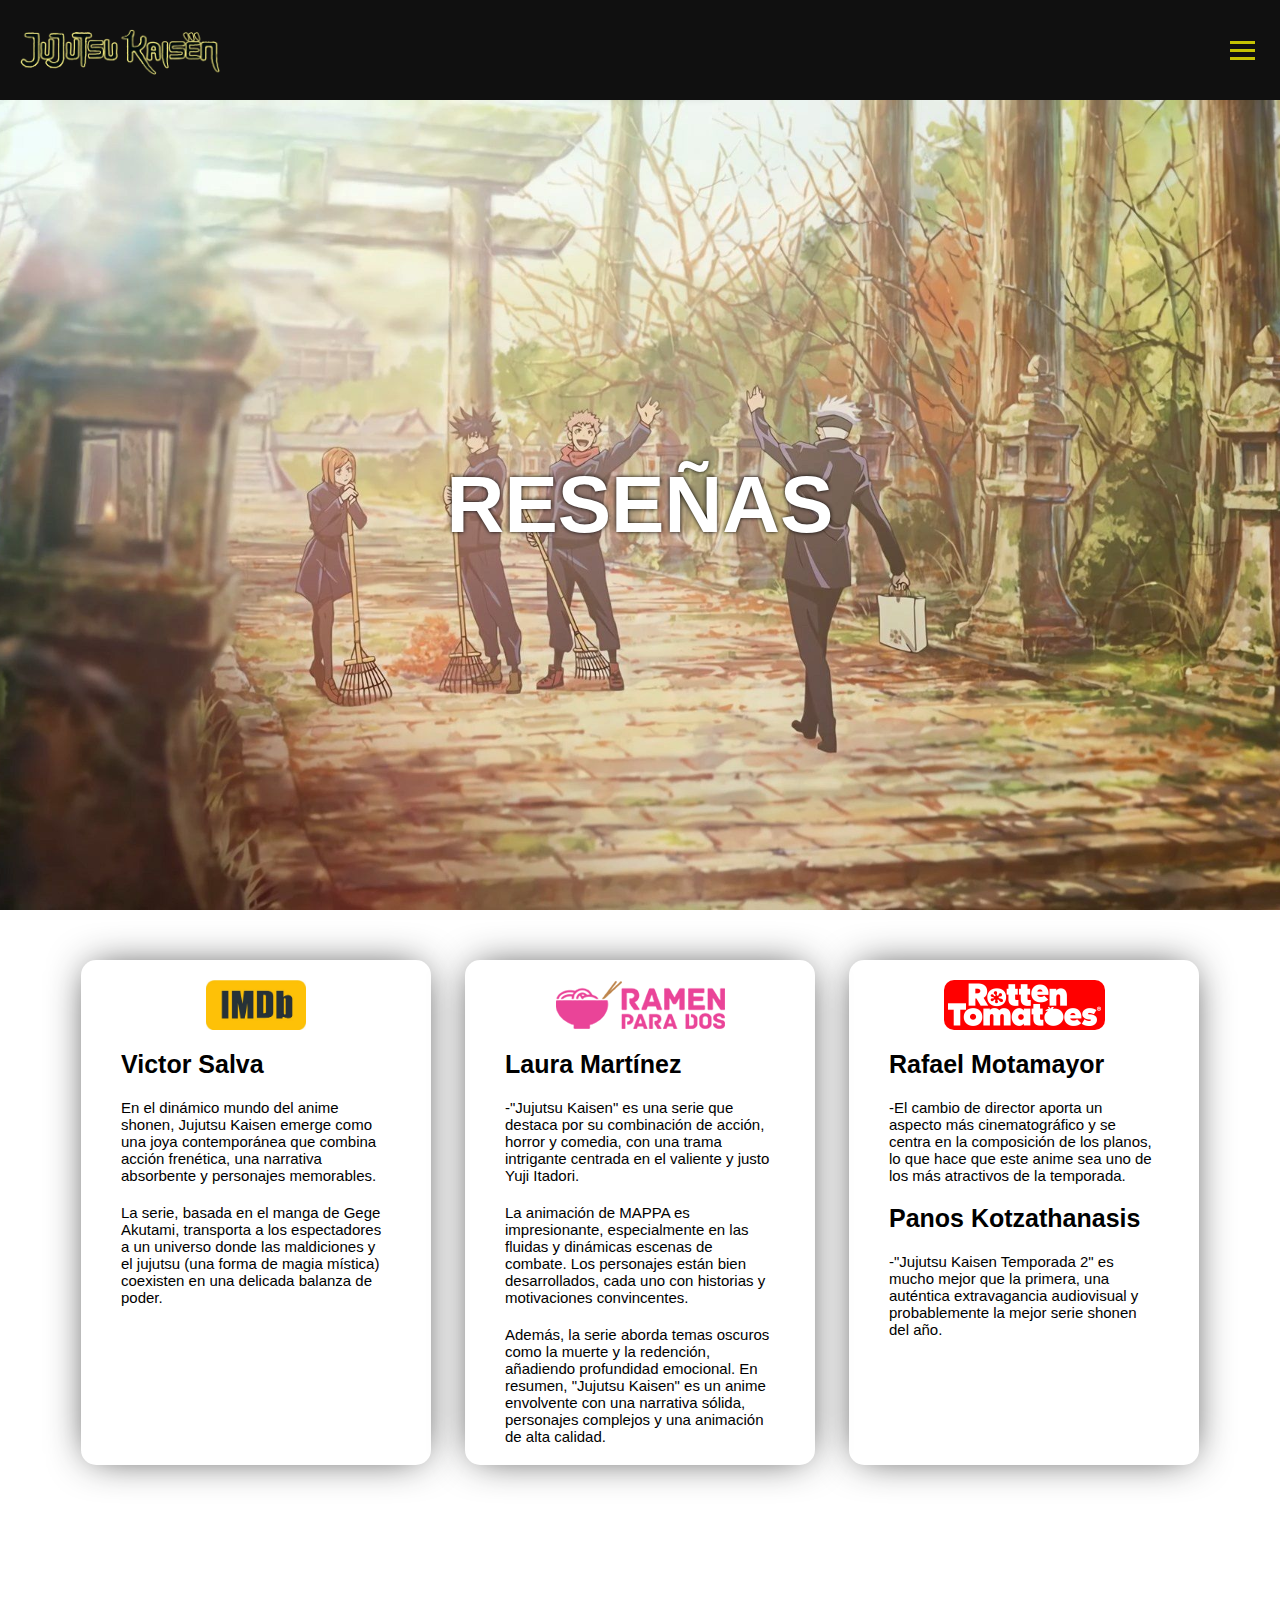
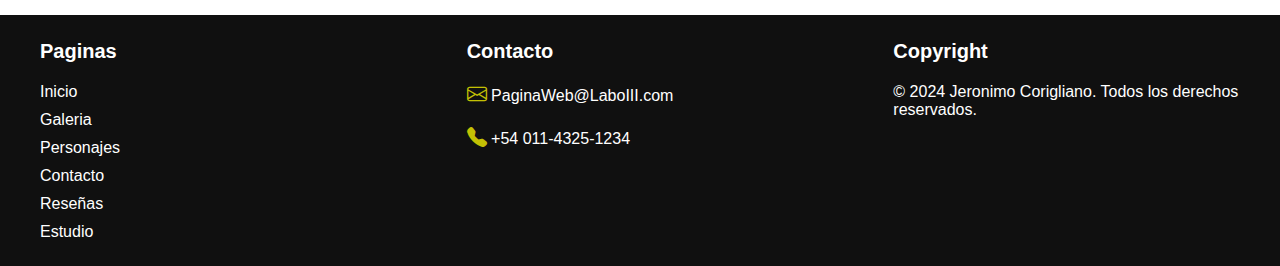
<file: resenias.html>
<!DOCTYPE html>
<html lang="en">
<head>
    <meta charset="UTF-8">
    <meta name="viewport" content="width=device-width, initial-scale=1.0">
    <title>JJK Web</title>
    <link rel="icon" href="images/titulo-ico.png">
    <link rel="stylesheet" href="https://cdn.jsdelivr.net/npm/bootstrap-icons@1.11.3/font/bootstrap-icons.min.css">
    <link rel="stylesheet" href="css/styles.css">
</head>
<body>
    <header>
        <div>
            <a href="index.html"><img class="logo"src="images/logo-header.webp" alt="Logo Jujutsu Kaisen"></a>
        </div>
        <nav class="nav" >
            <ul class="nav-list">
                <li><a href="index.html" class="nav-link"><i class="bi bi-house"></i>INICIO</a></li>
                <li><a href="galeria.html" class="nav-link"><i class="bi bi-image"></i>GALERIA</a></li>
                <li><a href="personajes.html" class="nav-link"><i class="bi bi-file-person-fill"></i>PERSONAJES</a></li>
                <li><a href="contacto.html" class="nav-link"><i class="bi bi-chat-right-dots"></i>CONTACTO</a></li>
                <li><a href="resenias.html" class="nav-link"><i class="bi bi-pencil-fill"></i>RESEÑAS</a></li>
                <li><a href="estudio.html" class="nav-link"><i class="bi bi-film"></i>ESTUDIO</a></li>
            </ul>
            <div class="burger">
                <span class="bar"></span>
                <span class="bar"></span>
                <span class="bar"></span>
            </div>
        </nav>
    </header>

    <section>
        <article class="titulo-resenias">
            <h1>RESEÑAS</h1>
        </article>
        <article class="info-resenias">
            <div>
                <img src="images/IMDb_ico.jpg" alt="Logo de IMDB">
                <h3>Victor Salva</h3>
                <p>En el dinámico mundo del anime shonen, Jujutsu Kaisen emerge como una joya contemporánea que combina acción frenética, una narrativa absorbente y personajes memorables. </p>
                <p>La serie, basada en el manga de Gege Akutami, transporta a los espectadores a un universo donde las maldiciones y el jujutsu (una forma de magia mística) coexisten en una delicada balanza de poder.</p>
            </div>
            <div>
                <img src="images/RP20-ico.png" alt="Logo de Ramen para dos">
                <h3>Laura Martínez</h3>
                <p>-"Jujutsu Kaisen" es una serie que destaca por su combinación de acción, horror y comedia, con una trama intrigante centrada en el valiente y justo Yuji Itadori.</p> 
                <p> La animación de MAPPA es impresionante, especialmente en las fluidas y dinámicas escenas de combate. Los personajes están bien desarrollados, cada uno con historias y motivaciones convincentes.</p>
                <p>Además, la serie aborda temas oscuros como la muerte y la redención, añadiendo profundidad emocional. En resumen, "Jujutsu Kaisen" es un anime envolvente con una narrativa sólida, personajes complejos y una animación de alta calidad.</p>
            </div>
            <div>
                <img id="rotten-ico" src="images/Rotten-ico.png" alt="Logo de Rotten Tomatoes">
                <h3>Rafael Motamayor</h3>
                <p>-El cambio de director aporta un aspecto más cinematográfico y se centra en la composición de los planos, lo que hace que este anime sea uno de los más atractivos de la temporada. </p>
                <h3>Panos Kotzathanasis</h3>
                <p>-"Jujutsu Kaisen Temporada 2" es mucho mejor que la primera, una auténtica extravagancia audiovisual y probablemente la mejor serie shonen del año. </p>
            </div>
        </article>
    </section>

    <footer>
        <div>
            <h4>Paginas</h4>
            <ul class="footer-list">
                <li><a href="index.html" class="nav-link">Inicio</a></li>
                <li><a href="galeria.html" class="nav-link">Galeria</a></li>
                <li><a href="personajes.html" class="nav-link">Personajes</a></li>
                <li><a href="contacto.html" class="nav-link">Contacto</a></li>
                <li><a href="resenias.html" class="nav-link">Reseñas</a></li>
                <li><a href="estudio.html" class="nav-link">Estudio</a></li>
            </ul>
        </div>
        <div>
            <h4>Contacto</h4>
            <p><i class="bi bi-envelope"></i> PaginaWeb@LaboIII.com</p>
            <p><i class="bi bi-telephone-fill"></i> +54 011-4325-1234</p>
        </div>
        <div>
            <h4>Copyright</h4>
            <p>© 2024 Jeronimo Corigliano. Todos los derechos reservados.</p>
        </div>
    </footer>
    <script src="./js/main.js"></script>
</body>
</html>
</file>
<file: css/styles.css>
* {
    margin: 0;
    padding: 0;
    box-sizing: border-box;
    font-family: sans-serif;
    text-decoration: none;
}

body{
  width:100%;
  height:100%;
  background-color: white;
}


header{
    background-color:#101010;
    width: 100%;
    display: flex;
    justify-content:space-between ;
    align-items: center;
    padding: 0 20px;
    height: 100px;
}

.logo{
    width: 200px;
}

.nav{
    min-height: 100px;
    display: flex;
    align-items: center;
}

.nav-list{
    display: flex;
    justify-content: space-between;
    gap: 10px;
    
}

.nav-list li{
    list-style: none;
   
}

.nav-list li a{
    color: white;
    text-decoration: none;
    font-weight: bold;
    margin-right: 25px;
}

.nav-list li i{
    margin-right: 7px;
    color: white;
}

.nav-link{
    position: relative;
    transition: 0.7s;

}

.nav-link:hover{
    color: yellow;
}

.burger{
    display: none;
    cursor: pointer;
}

.bar{
    display: block;
    width: 25px;
    height: 3px;
    margin: 5px;
    -webkit-transition: all 0.3s ease-in-out;
    transition: all 0.3s ease-in-out;
    background-color: rgba(255, 251, 0, 0.76);
    
}
section{
    width: 100%;
    display: flex;
    flex-direction: column;
    align-items: center;
    justify-content: center;
}
.principal{
    background-image: url(../images/Imagen-principal.jpg);
    background-size: cover;
    background-repeat: no-repeat;
    display: flex;
    justify-content: center;
    flex-direction: column;
    align-items: start;
    padding: 50px;
    width: 100%;
    height: 100vh;
}

.titulo-hidden{
    display: none;
}

.principal div{
    margin: 10px;
}

.logo-principal{
    width: 30%;
}

.informacion{
    background-color: rgba(0, 0, 0, 0.5);
    border-radius: 10px;
    display: flex;
    flex-direction: column;
    justify-content: end;
    align-items: center;
    padding:20px;
    text-align: start;
    width: 30%;
    
}
.informacion h1{
    color: white;
    margin-bottom: 20px;  
    font-size: 1.8rem;  
}

.informacion p{
    color: white;
    font-size:20px;
}

.ver-mas{
    display: none;
}

.links-disponible{
    width: 100%;
    gap: 10px;
    justify-content: center;
    display: flex;
    align-items: center;
}

.informacion p#text-disponible{
    margin-top: 20px;
}


.principal span button{
    margin-top: 10px;
    border-style: none;
    width: 100%;
    height: 90px;
    padding: 15px;
    border-radius: 8px;
    display: flex;
    flex-direction: row;
    align-items: center;
    justify-content: space-around;
    background-color: #101010;
    cursor: pointer;
    transition: .3s;
    
}
.logo-plataforma{

    width:30%;
}

#netflix{
    color: red;
    background-color: transparent;
}
#crunchyroll{
    color: orange;
    background-color: transparent;
}

button:active {
    transform: scale(0.8);
}


.img-itadori {
    display: none;
}


/*TEMPORADAS*/

.secundario{
    
    margin-top: 40px;
    display: flex;
    width: 90%;
    flex-direction: column;
}
.temporada-2{
   
    box-shadow: 0 0 40px -10px #202020;
    background-color: white;
    border-radius: 15px;
    display: flex;
    height: 450px;
    text-align: start;
    margin-top: 100px;
}

.temporada-2 img{

    width: 50%;
    border-top-left-radius: 10px;
    border-bottom-left-radius:10px ;
}

#img-2{
    
    border-top-left-radius:0px;
    border-bottom-left-radius:0px ;
    border-top-right-radius: 10px;
    border-bottom-right-radius: 10px;
}
.info-temp{
    padding: 10px;
    display: flex;
    flex-direction: column;
    align-items: center;
    justify-content: center;
}

.info-temp p{
    
    width: 80%;
    font-size: 20px;
    color: rgba(0, 0, 0, 0.7);
}

.info-temp h2{
   
    width: 80%;
    font-size: 30px;
    margin-bottom: 10px;
    color: rgba(0, 0, 0, 0.9);
}
.info-temp h3{
    width: 80%;
    margin-top: 10px;
}

.ver-episodios{
    display: none;
}
.episodios {
   margin-top: 20px;
   display: flex;
   gap: 35px;
   width: 80%;
}

.episodios div{
    width: 100%;
    display: flex;
    flex-direction: column;
}
.episodios a{
    color: black;
}
.episodios p{
    display: block;
    width: 100%;
    text-align: center;
    font-size: 15px;
    color: black;
}
.episodios h4{
    display: block;
    height: 30px;
    
}
.episodios img{
    margin-top: 5px;
    border-radius: 10px;
    width: 100%;
}
.episodios i#top-1{
    color: gold;
}
.episodios i#top-2{
    color: lightgrey;
}
.episodios i#top-3{
    color:rgba(179, 131, 0, 0.815);
}
.episodios i#star{
    color: gold;
    font-size: 13px;
}

/*SECCION PREMIOS*/
.premios{
    display: flex;
    flex-direction: row;
    gap:25px;
    width: 90%;
    margin-top: 100px;
    justify-content: center;
}
 
.premios h2{
    display: flex;
    justify-content: center;
    align-items: center;
    color: white;
    width: 100%;
    gap: 15px;
    height: 60PX;
    background-color: #202020;
    border-top-left-radius: 10px;
    border-top-right-radius: 10px;
}
.premios h4{font-size: 20px;}
 
.premios i{
    color: yellow;
}
.ganados{
    box-shadow: 0 0 40px -10px #202020;
    width: 100%;
    height: 100%;
    border-radius: 10px;
    background-color: white;
}
.nominados{
    box-shadow: 0 0 40px -10px #202020;
    width: 100%;
    height: 100%;
    border-radius: 10px;
    background-color: white;
}
 
.nominados div{
    gap: 20px;
    margin: 10px;
    display: flex;
    align-items: center;
    flex-direction: row;
}
 
.nominados img{
    border-radius: 10px;
    width: 30%;
}
 
.nominados span{
    gap: 5px;
    text-align: start;
    display: flex;
    flex-direction: column;
    align-items: start;
    justify-content: start;
}
 
.ganados div{
    gap: 20px;
    margin: 10px;
    display: flex;
    align-items: center;
    flex-direction: row;
}
 
.ganados img{
    border-radius: 10px;
    width: 30%;
}
 
.ganados span{
    gap: 5px;
    text-align: start;
    display: flex;
    flex-direction: column;
    align-items: start;
    justify-content: start;
}


/*GALERIA*/

.galeria-principal{
    width: 100%;
    margin-top: 0
}

.titulo-galeria{
    display: flex;
    justify-content: center;
    flex-direction: column;
    align-items: center;
    width: 100%;
    height: 90vh;
    margin: 0;
    background-image: url(../images/fondo-galeria.jpg);
    background-repeat: no-repeat;
    background-size:cover;
    background-position: center ;
    margin-bottom: 50px;
}
.titulo-galeria h1{
    display: flex;
    flex-direction: column;
    height: 100%;
    text-align: center;
    filter:drop-shadow(0 0 2px black);
    color: white;
    justify-content: center;
    align-items: center;
    width: 100%;
    font-size: 500%;
}


.galeria-temporada-1{
    flex-direction: column;
    display: flex;
    justify-content: start;
    align-items: center;
}

.galeria-temporada-1 h2{
    color: black;
    box-shadow: 0 0 40px -10px #202020;
    background-color: white;
    gap: 5px;
    border-radius: 10px;
    display: flex;
    justify-content: center;
    align-items: center;
    width: 30%;
    height: 60px;
    text-align: start;
    font-size: 30px;
}

.galeria-temporada-1 h2 span{
    color: gold;
}

.galeria-temporada-1 div{
    flex-wrap: wrap;
    justify-content: center;
    align-items: center;
    flex-direction: row;
    padding: 25px;
    width: 90%;
}

.galeria-temporada-1 img{
    box-shadow: 0 0 40px -10px #202020;
    width: 33%;
}
.galeria-temporada-1 a:hover img{
    transform: scale(1.05);
    transition: 0.1s;
}
.galeria-temporada-1 a p{
    outline: solid red;
}

/*PERSONAJES*/
.titulo-personajes{
    display: flex;
    justify-content: center;
    flex-direction: column;
    align-items: center;
    width: 100%;
    height: 90vh;
    margin: 0;
    background-image: url(../images/fondo-personajes.jpg);
    background-position: center;
    background-repeat: no-repeat;
    background-size: cover;
    margin-bottom: 50px;
    
}
.titulo-personajes h1{
    display: flex;
    flex-direction: column;
    height: 100%;
    text-align: center;
    filter:drop-shadow(0 0 2px black);
    color: white;
    justify-content: center;
    align-items: center;
    width: 100%;
    font-size: 500%;
}
.titulo-personajes i{
    font-size: 80px;
    color: white;
    
}



.personajes{
    display: flex;
    padding: 50px;
    width: 100%;
    flex-wrap: wrap;
    gap: 50px;
    justify-content: space-around;
}

.card{
    box-shadow: 0 0 40px -10px #000000;
    background-image: url(../images/Imagen-principal.jpg);
    background-position:center;
    background-size: cover;
    display: flex;
    width: 350px;
    height: 600px;
    border-radius: 10px;
    overflow: hidden;
    flex-direction: column;
}

/*IMG CARDS*/

.card#gojo{
    background-image: url(../Cards/Gojo.jpg)
}
.card#nobara{
    background-image: url(../Cards/nobara.jpg)
}
.card#megumi{
    background-image: url(../Cards/megumi.jpg)
}
.card#choso{
    background-image: url(../Cards/choso.jpg);
}
.card#sukuna{
    background-image: url(../Cards/sukuna.jpg);
}
.card#toji{
    background-image: url(../Cards/toji.jpg);
}

.card#geto{
    background-image: url(../Cards/geto.jpg);
}

.card-info{
    opacity: 0;
    height: 100%;
    width: 100%;
}

.card-info:hover{
    border-radius: 10px;
    position: relative;
    transition: 0.05s;
    opacity: 1;
    backdrop-filter: blur(10px);
    padding: 20px;
    width: 100%;
    height: 100%;
}

.card-info h2{
    padding-top: 20px;
    font-size: 50px;
    color: white;
}

.card-info h4{
    color: white;
    font-size: 20px;
    padding-top: 3px;
}
.card-info p{
    text-align: start;
    width: 100%;
    padding-top: 25px;
    font-size: 15px;
    color: white;
}

.card-info ul{
    color: white;
    list-style: none;
    display: flex;
    flex-direction: column;
    gap: 10px;
    padding-top: 10px;
}

/*CONTACO*/
.titulo-contacto{
    display: flex;
    justify-content: center;
    flex-direction: column;
    align-items: center;
    width: 100%;
    height: 90vh;
    margin: 0;
    background-image: url(../images/fondo-contacto.jpg);
    background-position: center;
    background-repeat: no-repeat;
    background-size: cover;
    margin-bottom: 50px;
    
}
.titulo-contacto h1{
    display: flex;
    flex-direction: column;
    height: 100%;
    text-align: center;
    filter:drop-shadow(0 0 2px black);
    color: white;
    justify-content: center;
    align-items: center;
    width: 100%;
    font-size: 500%;
}
.titulo-contacto i{
    font-size: 80px;
    color: white;
    
}


.contacto{
    margin-top: 100px;
    box-shadow: 0 0 40px -10px #202020;
    width: 90%;
    height: 100%;
    background-color: white;
    display: flex;
    flex-direction: row;
    border-radius: 10px;
    padding: 80px;
}

.contacto h2{
    font-size: 35px;
}

.info-contacto{
    display: flex;
    flex-direction: column;
    gap: 20px;
    width: 50%;
    height: 100%;
}
.info-contacto i{
    color: gold;
    font-size: 40px;
}
.info-contacto p{
    font-size: 20px;
}

.info-contacto ul{
    list-style-type: none;
    font-size: 17px;
    gap: 5px;
    display: flex;
    flex-direction: column;
    font-weight: 700;
}
.info-contacto ul i{
    margin-right: 10px;
    color: gold;
    font-size: 25px;
}

.form-contacto{
    width: 50%;
    display: flex;
    flex-direction: column;
    padding-left: 25px;
}

.form{
    display: flex;
    flex-direction: column;
}
.form i{
    color: gold;
    padding-left: 10px;
    font-size: 25px;
}

.form span{
    margin-top: 20px;
    padding: 10px;
    display: flex;
    flex-direction: column;
    gap:10px;
}
.form h4{
    font-weight: 300;
    font-size: 20px;
}

.form span button{
    background-color: #101010;
    cursor: pointer;
    border-style: none;
    border-radius: 10px;
    width: 20%;
    height: 40px;
    color: white;
    transition: 0.3s;
}


.form input{
    border-style: none;
    background-color: lightgoldenrodyellow;
    width: 100%;
    border-radius: 10px;
    height: 30px;
    padding: 10px;
    color: #000000;
}
.form textarea{
    border-radius: 10px;
    padding: 10px;
    border-style: none;
    background-color: lightgoldenrodyellow;
    width: 100%;
    resize: none;
}

/*RESENIAS*/

.titulo-resenias{
    display: flex;
    justify-content: center;
    flex-direction: column;
    align-items: center;
    width: 100%;
    height: 90vh;
    margin: 0;
    background-image: url(../images/fondo-resenias.jpg);
    background-position: center;
    background-repeat: no-repeat;
    background-size: cover;
    margin-bottom: 50px;
    
}
.titulo-resenias h1{
    display: flex;
    flex-direction: column;
    height: 100%;
    text-align: center;
    filter:drop-shadow(0 0 2px black);
    color: white;
    justify-content: center;
    align-items: center;
    width: 100%;
    font-size: 500%;
}


.info-resenias{
    width: 90%;
    display: flex;
    flex-direction: row;
    justify-content: space-around;
    background-color: transparent;
}

.info-resenias div{
    display: flex;
    padding: 20px;
    gap: 20px;
    flex-direction: column;
    align-items: center;
    box-shadow: 0 0 40px -10px #202020;
    border-radius: 15px;
    width: 350px;
}

.info-resenias div img{
    width: calc(100%-20px);
    height: 50px;

}

#rotten-ico{
    background-color: red;
    border-radius: 10px;
}

.info-resenias div h3{
    width:calc(100% - 40px);
    font-size: 25px;
}

.info-resenias div p{
    width:calc(100% - 40px);
    font-size: 15px;
}

/*ESTUDIO MAPPA*/

.titulo-estudio{
    display: flex;
    justify-content: center;
    flex-direction: column;
    align-items: center;
    width: 100%;
    height: 90vh;
    margin: 0;
    background-image: url(../images/fondo-mappa.jpg);
    background-position: center;
    background-repeat: no-repeat;
    background-size: cover;
    margin-bottom: 50px;
    
}
.titulo-estudio h1{
    display: flex;
    flex-direction: column;
    height: 100%;
    text-align: center;
    filter:drop-shadow(0 0 2px black);
    color: white;
    justify-content: center;
    align-items: center;
    width: 100%;
    font-size: 500%;
}

.estudio-mappa{
    width: 90%;
    display: flex;
    flex-direction: row;
    justify-content: space-between;
    padding: 40px;
    gap: 25px;
    border-radius: 15px;
    box-shadow: 0 0 40px -10px #202020;
}

.estudio-mappa h2{
    font-size: 30px;
}
.estudio-mappa h3{
    font-size: 24px;
}

.estudio-mappa p{
    font-size: 18px;
}

.estudio-mappa li{
    font-size: 18px;
}
.estudio-mappa strong{
    color: #d6b600f5;
}

.info-mappa{
    width: 50%;
    display: flex;
    flex-direction: column;
    gap: 25px;
}
.info-mappa span{
    display: flex;
    flex-direction: column;
    align-items: start;
    gap: 5px;
}



.info-mappa ul{
    padding: 10px;
    list-style: none;
}

.foto-mappa{
    display: flex;
    justify-content: center;
    align-items: center;
}

.foto-mappa img{
    border-radius: 15px;
}


/*FOOTER*/
footer{
    display: flex;
    margin-top: 150px;
    width: 100%;
    height: 100%;
    padding-bottom: 25px;
    color: white;
    background-color: #101010;
}

footer div{
    width: 50%;
    padding-left: 40px;
    padding-top: 25px;
}
footer i{
    color: rgba(255, 251, 0, 0.76);
    font-size: 20px;
}
footer p{
    margin-top: 20px;

}
footer h4{
    font-size: 20px;
}

.footer-list{
    margin-top:20px;
}
.footer-list li{
    margin-top: 10px ;
    list-style: none;
}

.footer-list li a{
    color: white;
} 

@media(width < 576px){
    header{
        position: sticky;
	    top: 0;
	    z-index: 1;
        height: 80px;
    }

    .nav-link{
        display: flex;
        width: 100%;
        height: 100%;
        justify-content: start;
        align-items: center;
    }

    .burger{
        display: block;
    }

    .burger.activate .bar:nth-child(2){
        opacity: 0;
    }
    .burger.activate .bar:nth-child(1){
        transform: translateY(8px) rotate(45deg);
    }
    .burger.activate .bar:nth-child(3){
        transform: translateY(-8px) rotate(-45deg);
    }

    .nav-list{
        z-index: 1;
        position:fixed;
        right: -600px;
        top: 79px;
        gap: 0;
        flex-direction: column;
        background-color: #101010;
        width: 100%;
        align-items: start;
        transition: 0.45s;
        padding: 20px;

    }
    .nav-list li{
        display: flex;
        justify-content: start;
        align-items: center;
        justify-content: start;
        height: 45px;
        width: 100%;
        margin: 5px 0;
        border-bottom: solid yellow 1px;
        
    }
    .nav-list.activate{
        right: 0px;
    }
    .nav-list li i{
       margin-right: 10px;
       color: white;
    }

    .principal{
        flex-direction: column;
        background-position: center;
        background-image: url(../images/Imagen-principal-mobile.jpg);
        background-size: auto;
        align-items: center;
        justify-content: start;
        height: 100vh;
        width: 100%;
        padding: 0;
        border-radius: 0;
        margin: 0;
    }

    .principal-expandir{
        flex-direction: column;
        background-position: center;
        background-size: auto;
        background-image: url(../images/Imagen-principal-mobile.jpg);
        align-items: center;
        justify-content: start;
        height: 100%;
        width: 100%;
        padding: 0;
        border-radius: 0;
        margin: 0;
    }

    .logo-principal{
        display: none;
    }


    .informacion{
        background: none;
        width: 100%;
    }

    .informacion h1{
        color: #101010;
    }


    .informacion p{
        width: 100%;
        background-color: rgba(0, 0, 0, 0.6);
        color: white;
        padding: 0;
        border-bottom-left-radius: 0;
        font-size: 18px;
    }

    .informacion p#text-1{
        border-radius: 10px;
        padding: 15px;
    }

    .hide{
        display: none;
    }

    .show{
        display:block;
    }

    .ver-mas{
        display: block;
        width: 100%;
        background-color: #101010;
        margin-top: 20px;
        padding: 10px;
        color: white;
    }
    button {
        border-radius: 10px;
        border-style: none;
    }
    .informacion p#text-disponible{
        display: flex;
        justify-content: center;
        margin-top: 20px;
        border-radius: 10px;
        text-align: center;
        background-color:transparent;
    }

    .links-disponible{
        padding-top: 0;
        background-color: transparent;
        display: flex;
        width: 100%;
        flex-wrap: wrap;
        justify-content: center;
        border-bottom-left-radius: 10px;
        border-bottom-right-radius: 10px;
        padding-bottom: 8px;
    }
    .principal span button{
        width: 200px;
    }

    .img-itadori {
        display:none;
    }

    .temporada-2{
        flex-direction: column;
        align-items: center;
        height: 100%;
        margin-top:20px;
    }
    .temporada-2 img#img-season{
        width: 100%;
        border-top-right-radius: 10px;
        border-bottom-left-radius: 0;
    }
    .temporada-2 img#img-season1{
        width: 100%;
        border-top-right-radius: 10px;
        border-bottom-left-radius: 0;
    }
    .info-temp{
        padding: 20px;
    }

    .info-temp h2{
        width: 100%;
        font-size: 25px;
    }
    .info-temp p{
        width: 100%;
        font-size: 20px;
    }
    .info-temp h3{
        display: none;
    }
    .episodios{
        display: none;
    }
    .show-episodios{
        display: flex;
        flex-direction: column;
        align-items: center;
    }

    .ver-episodios{
        display: flex;
        outline: solid;
        justify-content: center;
        width: 100%;
        background-color: #101010;
        color: white;
        padding-top: 10px;
        padding-bottom: 10px;
        margin-top: 10px;
    }
    .ver-episodios:active{
        transform: scale(0.9)
    }

    .episodios-show{
        display: flex;
        flex-direction: column;
        align-items: center;
        outline: sol;
    }

    .secundario div#JJK0{
        display: flex;
        flex-direction: column-reverse;
    }
    .secundario div#JJK0 img{
        width: 100%;
        border-top-left-radius: 10px;
        border-bottom-right-radius:0 ;
    }

    /*GALERIA*/

    .titulo-galeria{
        background-image: url(../images/fondo-galeria-mobile.jpg);
        height: 100vh;
        background-size: auto;
    }

    .titulo-galeria h1{
        display: flex;
        flex-direction: column;
        height: 100%;
        text-align: center;
        filter:drop-shadow(0 0 2px black);
        color: white;
        justify-content: center;
        align-items: center;
        width: 100%;
        font-size: 300%;
    }
    .galeria-temporada-1{
        width: 90%;   
        margin-bottom: 20px;   
    }
    .galeria-temporada-1 h2{
        width: 100%;
        text-align: center;
        margin-top: 20px;
        margin-bottom: 20px;
       
    }
    .galeria-temporada-1 div{
        display: flex;
        flex-direction: row;
        justify-self: center;
        align-items: center;
        padding: 0;
        gap: 10px;
        width: 100%;
    }
    .galeria-temporada-1 div a{
        width: 45%
    }
    .galeria-temporada-1 img{
        margin-bottom: 15px;
        width:100% ;
    }

    .galeria-temporada-1 a:hover img{
        transform: scale(1);
    }

    /*PREMIOS*/

    .premios{
        display: flex;
        flex-direction: column;
    }
 
    .ganados div{
        display: flex;
        flex-direction: column;
        padding: 10px;
    }

    .ganados img{
        width: 100%;
        border-radius: 5px;
    }

    .nominados div{
        display: flex;
        flex-direction: column;
        padding: 10px;
    }

    .nominados img{
        width: 100%;
        border-radius: 5px;
    }

    /*PERSONAJES*/

    .titulo-personajes{
        background-image: url(../images/fondo-personajes-mobile.jpg);
        background-size: auto;
        height: 100vh;
        background-position: center;
    }

    .titulo-personajes h1{
        display: flex;
        flex-direction: column;
        height: 100%;
        text-align: center;
        filter:drop-shadow(0 0 2px black);
        color: white;
        justify-content: center;
        align-items: center;
        width: 100%;
        font-size:300%;
    } 
    .personajes{
        display: flex;
        flex-wrap: wrap;
        width: 100%;
        align-items: center;
        gap: 25px;
        padding: 30px;
    }

    .card{
        width: 100%;
    }
   

    /*CONTACTO*/

    .titulo-contacto{
        background-image: url(../images/fondo-contacto-mobile.jpg);
        background-position: center;
        background-size: auto;
        height: 100vh;
    }
    
    .titulo-contacto h1{
        display: flex;
        flex-direction: column;
        height: 100%;
        text-align: center;
        filter:drop-shadow(0 0 2px black);
        color: white;
        justify-content: center;
        align-items: center;
        width: 100%;
        font-size: 300%;
    } 
    .contacto{
        display: flex;
        flex-direction: column;
        border-radius: 0;
        gap: 50px;
        width: 100%;
        padding: 25px;
    } 
    .info-contacto{
        display: flex;
        flex-direction: column;
        width: 100%;
    }
    .info-contacto ul{
        width: 100%;
        font-size: 15px;
    }
   
    .info-contacto ul i{
        margin-right: 10px;
        color: gold;
        font-size: 20px;
    }

    .form-contacto{
        border-top: solid #202020;
        width: 100%;
        padding-top: 25px;
        padding-left: 0;
        padding-right: 0;
        padding-bottom: 0;
    }

    .form h2{
        display: flex;
        width: 100%;
        font-size: 170%;
    }
 
    .form h4{
        font-weight: 300;
        font-size: 20px;
    }
    
    .form span button{
        width: 100%;
    }
    
   /*RESENIAS*/
    .titulo-resenias{
        background-image: url(../images/fondo-resenias-mobile.jpg);
        background-position: center;
        background-size: auto;
        height: 100vh;
    }

   .titulo-resenias h1{
        display: flex;
        flex-direction: column;
        height: 100%;
        text-align: center;
        filter:drop-shadow(0 0 2px black);
        color: white;
        justify-content: center;
        align-items: center;
        width: 100%;
        font-size:300%;
    } 

    .info-resenias{
        display: flex;
        flex-direction: column;
        align-items: center;
        gap:20px;
    }

    .info-resenias div{
        width:90%;
    }



    /*ESTUDIO MAPPA*/

    .titulo-estudio{
        background-image: url(../images/fondo-mappa-mobile.jpg);
        background-position: center;
        background-size: auto;
        height: 100vh;
    }

   .titulo-estudio h1{
        display: flex;
        flex-direction: column;
        height: 100%;
        text-align: center;
        filter:drop-shadow(0 0 2px black);
        color: white;
        justify-content: center;
        align-items: center;
        width: 100%;
        font-size:300%;
    }

    .estudio-mappa{
        width: 90%;
        display: flex;
        flex-direction: column-reverse;
        justify-content: space-between;
        padding: 0;
        gap: 0;
        border-radius: 15px;
        box-shadow: 0 0 40px -10px #202020;
    }

    .info-mappa{
        display: flex;
        flex-direction: column;
        width:100%;
        padding: 10px;
    }

    .foto-mappa img{
        width: 100%;
        border-bottom-left-radius: 0;
        border-bottom-right-radius: 0;
    }
   

    /*FOOTER*/
    footer{
        display: flex;
        flex-direction: column;
    }
    footer div{
        margin-top: 25px;
        width: 100%;
    }

    footer div p{
        font-size: 16px;
    }

}

@media(width>576px) and (width<1300px) {

    header{
        position: sticky;
	    top: 0;
	    z-index: 1;
    }

    header#header-index {
        position: sticky;
        background-color:#101010;
        width: 100%;
        display: flex;
        justify-content:space-between ;
        align-items: center;
        padding: 0 20px;
    }

    header#header-index .logo{
        display: block;
    }

    .burger{
        display: block;
    }

    .burger.activate .bar:nth-child(2){
        opacity: 0;
    }
    .burger.activate .bar:nth-child(1){
        transform: translateY(8px) rotate(45deg);
    }
    .burger.activate .bar:nth-child(3){
        transform: translateY(-8px) rotate(-45deg);
    }

    .nav-list{
        z-index: 1;
        position:fixed;
        right: -2000px;
        top: 100px;
        gap: 0;
        flex-direction: column;
        background-color: #101010;
        width: 100%;
        align-items: start;
        transition: 0.45s;
        padding: 20px;

    }
    .nav-list li{
        display: flex;
        justify-content: start;
        align-items: center;
        justify-content: start;
        height: 45px;
        width: 100%;
        margin: 5px 0;
        border-bottom: solid yellow 1px;
        
    }
    .nav-list.activate{
        right: 0px;
    }
    .nav-list li i{
       margin-right: 10px;
       color: white;
        
    }

    .principal{
        flex-direction: column;
        height: 100%;
        margin: 0;
        width: 100%;
        border-radius: 0;
        background-size: cover;
        background-position: center;
    }
    .informacion{
        width: 50%;
    }

    .informacion p{
        width: 100%;
        background-color: rgba(0, 0, 0, 0.6);
        padding: 10px;
        color: white;
        border-bottom-left-radius: 0;
        font-size: 18px;
    }

    .informacion p#text-1{
        border-radius: 10px;
        padding: 15px;
    }

    .hide{
        display: none;
    }

    .show{
        display:block;
    }

    button{
        border-style: none;
        border-radius: 10px;
    }

    .ver-mas{
        display: block;
        width: 100%;
        background-color: #101010;
        margin-top: 20px;
        border-style: none;
        padding: 10px;
        border-radius: 10px;
        transition: 0.5s;
        color: white;
    }
    .informacion p#text-disponible{
        display: flex;
        justify-content: center;
        margin-top: 20px;
        border-radius: 10px;
        text-align: center;
        background-color:rgba(0, 0, 0, 0.7);
    }
    .links-disponible{
        margin-top: 10px;
        padding-top: 0;
        background-color: transparent;
        display: flex;
        width: 100%;
        flex-wrap: wrap;
        justify-content: center;
        border-bottom-left-radius: 10px;
        border-bottom-right-radius: 10px;
        padding-bottom: 8px;
    }

    .links-disponible a button{
        width: 100%;
    }

    .secundario{
        display: flex;
        flex-direction: row;
    }

    .temporada-2{
        flex-direction: column;
        align-items: center;
        height: 100%;
        margin: 10px;
        width: 100%;
    }
    .temporada-2 img#img-season{
        width: 100%;
        height: 100%;
        border-top-right-radius: 10px;
        border-bottom-left-radius: 0;
    }
    .temporada-2 img#img-season1{
        width: 100%;
        height: 100%;
        border-top-right-radius: 10px;
        border-bottom-left-radius: 0;
    }
    
    .info-temp{
        padding: 20px;
    }

    .info-temp h2{
        width: 100%;
        font-size: 25px;
    }
    .info-temp p{
        width: 100%;
        font-size: 20px;
    }
    .info-temp h3{
        display: none;
    }
    .episodios{
        display: none;
    }
    .show-episodios{
        display: flex;
        flex-direction: column;
        align-items: center;
    }

    .ver-episodios{
        display: flex;
        outline: solid;
        justify-content: center;
        width: 100%;
        background-color: #101010;
        color: white;
        padding-top: 10px;
        padding-bottom: 10px;
        margin-top: 10px;
    }
    .ver-episodios:active{
        transform: scale(0.9)
    }

    .episodios-show{
        display: flex;
        flex-direction: column;
        align-items: center;
    }

    .secundario div#JJK0{
        display: flex;
        flex-direction: column-reverse;
    }

    

    .secundario div#JJK0 img{
        width: 100%;
        border-top-left-radius: 10px;
        border-bottom-right-radius:0 ;
    }

    .personajes{
        flex-wrap: wrap;
        gap: 50px;
    }

    .premios{
        display: flex;
        flex-direction: row;
    }
 
    .ganados div{
        display: flex;
        flex-direction: column;
        padding: 10px;
    }

    .ganados img{
        width: 100%;
        border-radius: 5px;
    }

    .nominados div{
        display: flex;
        flex-direction: column;
        padding: 10px;
    }

    .nominados img{
        width: 100%;
        border-radius: 5px;
    }



}
</file>
